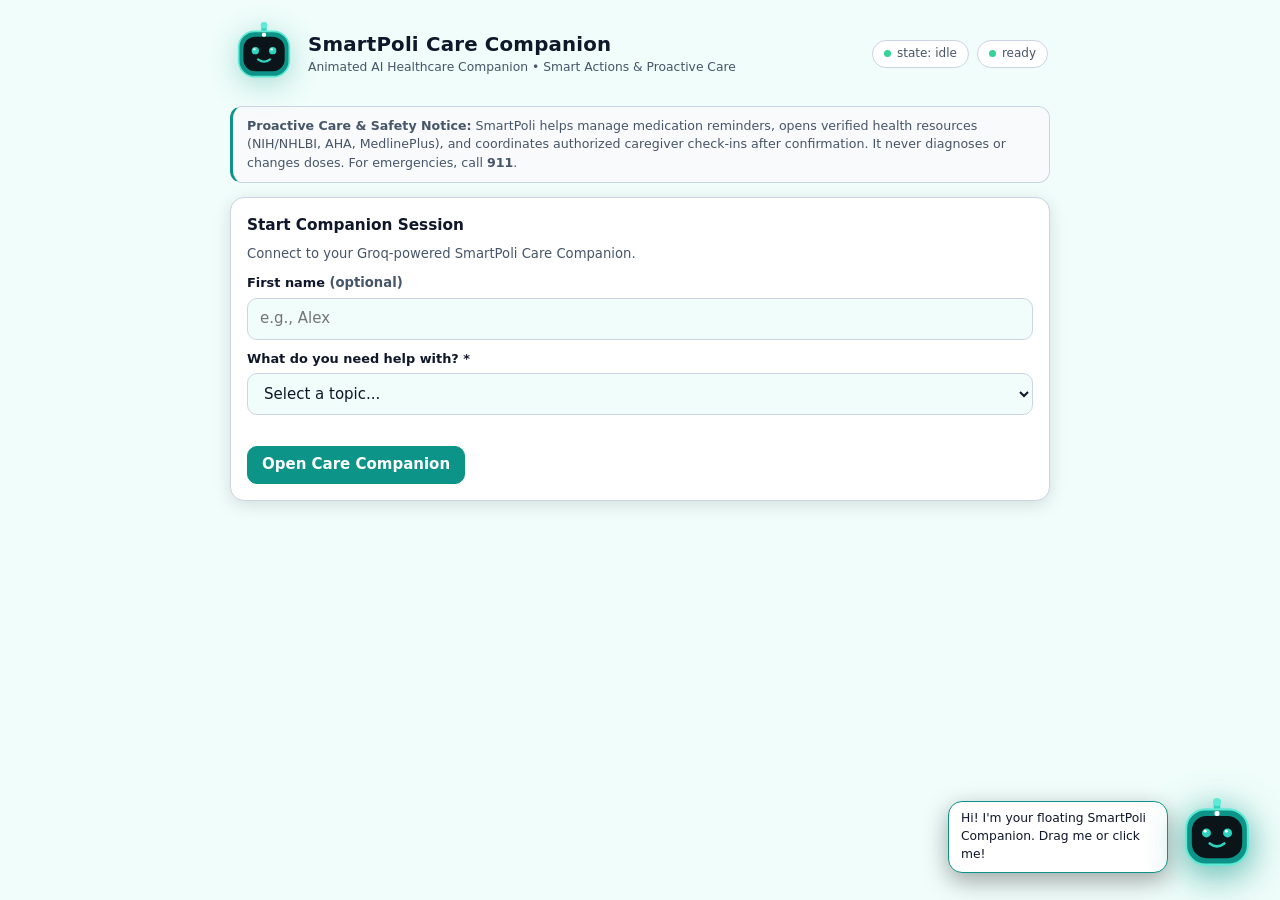
<file: r2/care_page.html>
<!doctype html>
<html lang="en">
<head>
  <meta charset="utf-8">
  <meta name="viewport" content="width=device-width, initial-scale=1, viewport-fit=cover">
  <meta name="theme-color" content="#0b1519">
  <title>SmartPoli Care Companion — AI Healthcare & Proactive Care Assistant</title>
  <style>
    :root {
      --bg: #0b1519; --card: #112128; --card-alt: #162b34; --line: #234552;
      --text: #ecfeff; --muted: #94a3b8;
      --accent: #0d9488; --accent-bright: #2dd4bf; --accent-hover: #0f766e;
      --accent-soft: rgba(45, 212, 191, 0.14);
      --danger: #f87171; --danger-soft: rgba(248, 113, 113, 0.14);
      --warn: #fbbf24; --warn-soft: rgba(251, 191, 36, 0.14);
      --ok: #34d399; --ok-soft: rgba(52, 211, 153, 0.14);
    }
    @media (prefers-color-scheme: light) {
      :root {
        --bg: #f0fdfa; --card: #ffffff; --card-alt: #f8fafc; --line: #cbd5e1;
        --text: #0f172a; --muted: #475569;
        --accent: #0d9488; --accent-bright: #0d9488; --accent-hover: #0f766e;
        --accent-soft: rgba(13, 148, 136, 0.10);
      }
    }
    * { box-sizing: border-box; }
    html, body {
      margin: 0; background: var(--bg); color: var(--text);
      font: 15px/1.45 system-ui, -apple-system, "Segoe UI", Roboto, sans-serif;
      -webkit-font-smoothing: antialiased;
    }
    body { padding: 16px max(16px, env(safe-area-inset-right)) 96px max(16px, env(safe-area-inset-left)); }
    main { max-width: 820px; margin: 0 auto; display: grid; gap: 14px; }
    header {
      display: flex; align-items: center; justify-content: space-between; gap: 12px;
      padding: 6px 2px; flex-wrap: wrap;
    }
    .brand { display: flex; align-items: center; gap: 12px; }
    h1 { margin: 0; font-size: 1.32rem; letter-spacing: .01em; }
    h2 { margin: 0 0 8px; font-size: 1.02rem; }
    .subtitle { margin: 0; font-size: .82rem; color: var(--muted); }

    /* Animated Mascot Character */
    .mascot-wrap {
      position: relative; width: 64px; height: 64px; flex: none; cursor: pointer;
      transition: transform .25s ease;
    }
    .mascot-wrap:hover { transform: scale(1.06); }
    .mascot-svg { width: 100%; height: 100%; overflow: visible; filter: drop-shadow(0 6px 14px rgba(13,148,136,0.32)); }
    .mascot-wrap[data-state="idle"] .mascot-body { animation: floatIdle 3.2s ease-in-out infinite; }
    .mascot-wrap[data-state="listening"] .mascot-body { animation: pulseListen 1.1s ease-in-out infinite; }
    .mascot-wrap[data-state="thinking"] .mascot-body { animation: tiltThink 1.4s ease-in-out infinite; }
    .mascot-wrap[data-state="speaking"] .mascot-mouth { animation: talkMouth 0.32s ease-in-out infinite alternate; transform-origin: center; }
    .mascot-wrap[data-state="reminder"] .mascot-body { animation: chimeBounce 0.9s ease-in-out infinite; }
    .mascot-wrap[data-state="happy"] .mascot-eye { stroke: #34d399; fill: #34d399; }
    .mascot-wrap[data-state="concerned"] .mascot-eye { fill: #fbbf24; }
    .mascot-wrap[data-state="helpful"] .mascot-eye { fill: #38bdf8; }
    .mascot-wrap[data-state="error"] .mascot-eye { fill: #f87171; }
    @keyframes floatIdle { 0%, 100% { transform: translateY(0); } 50% { transform: translateY(-4px); } }
    @keyframes pulseListen { 0%, 100% { transform: scale(1); } 50% { transform: scale(1.07); } }
    @keyframes tiltThink { 0%, 100% { transform: rotate(-3deg); } 50% { transform: rotate(3deg); } }
    @keyframes talkMouth { from { transform: scaleY(0.6); } to { transform: scaleY(1.65); } }
    @keyframes chimeBounce { 0%, 100% { transform: translateY(0) rotate(0); } 25% { transform: translateY(-4px) rotate(-4deg); } 75% { transform: translateY(-4px) rotate(4deg); } }

    .chip {
      padding: 4px 11px; border-radius: 99px; background: var(--card);
      border: 1px solid var(--line); color: var(--muted); font-size: .8rem;
      display: inline-flex; align-items: center; gap: 6px; white-space: nowrap;
    }
    .chip::before { content: ""; width: 7px; height: 7px; border-radius: 50%; background: var(--ok); }
    .chip.busy { color: var(--accent-bright); border-color: var(--accent); }
    .chip.busy::before { background: var(--accent-bright); animation: pulse 1s infinite ease-in-out; }
    .chip.emergency { color: var(--danger); border-color: var(--danger); background: var(--danger-soft); }
    .chip.emergency::before { background: var(--danger); }
    @keyframes pulse { 0%, 100% { opacity: 1; } 50% { opacity: .35; } }
    @keyframes fadeSlide { from { opacity: 0; transform: translateY(6px); } to { opacity: 1; transform: translateY(0); } }

    .card {
      background: var(--card); border: 1px solid var(--line);
      border-radius: 14px; padding: 16px;
      box-shadow: 0 4px 18px rgba(0, 0, 0, 0.12);
    }
    .banner {
      font-size: .84rem; color: var(--muted); background: var(--card-alt);
      border: 1px solid var(--line); border-left: 3px solid var(--accent);
      border-radius: 12px; padding: 10px 14px;
    }
    .action-card {
      background: var(--card-alt); border: 1px solid var(--accent);
      border-radius: 12px; padding: 12px 14px; margin-bottom: 10px;
      animation: fadeSlide .2s ease-out;
    }
    .action-card.warn { border-color: var(--warn); background: var(--warn-soft); }
    .action-card h3 { margin: 0 0 4px; font-size: .95rem; }
    .action-card ul { margin: 6px 0 8px 18px; padding: 0; font-size: .86rem; }
    .muted { color: var(--muted); margin: 4px 0; font-size: .88rem; }
    .error { color: var(--danger); font-size: .88rem; min-height: 1.25em; margin: 6px 0 0; }
    label { display: block; font-size: .86rem; font-weight: 600; margin: 10px 0 5px; }
    input, select, textarea {
      width: 100%; min-height: 42px; padding: 9px 12px; border-radius: 10px;
      border: 1px solid var(--line); background: var(--bg); color: var(--text); font: inherit;
    }
    button {
      min-height: 38px; padding: 0 14px; border-radius: 10px;
      border: 1px solid var(--line); background: var(--card); color: var(--text);
      font: inherit; font-weight: 500; cursor: pointer;
    }
    button:hover:not(:disabled) { border-color: var(--accent-bright); }
    button.primary { background: var(--accent); border-color: var(--accent); color: #fff; font-weight: 600; }
    button.pill {
      min-height: 34px; padding: 0 12px; border-radius: 99px; font-size: .83rem;
      background: var(--accent-soft); border-color: rgba(45, 212, 191, 0.35);
    }
    button.tab-active { background: var(--accent); color: #fff; border-color: var(--accent); font-weight: 600; }
    .row { display: flex; gap: 8px; margin-top: 8px; flex-wrap: wrap; align-items: center; }
    .row.between { justify-content: space-between; margin-top: 0; }
    #log {
      height: 360px; overflow-y: auto; display: flex; flex-direction: column; gap: 10px;
      padding: 6px 2px 10px; scroll-behavior: smooth;
    }
    .msg {
      max-width: 85%; padding: 10px 14px; border-radius: 14px; font-size: .93rem;
      line-height: 1.45; word-break: break-word; animation: fadeSlide .18s ease-out;
    }
    .msg.bot { align-self: flex-start; background: var(--card-alt); border: 1px solid var(--line); border-bottom-left-radius: 4px; }
    .msg.user { align-self: flex-end; background: var(--accent); color: #fff; border-bottom-right-radius: 4px; }
    .msg.emergency { align-self: stretch; max-width: 100%; background: var(--danger-soft); border: 1px solid var(--danger); font-weight: 500; }
    .msg.ticket { border-left: 3px solid var(--accent-bright); }
    .quick-bar { display: flex; gap: 6px; flex-wrap: wrap; padding: 8px 0 4px; border-top: 1px solid var(--line); margin-top: 4px; }
    .composer { display: flex; gap: 8px; margin-top: 8px; }
    .composer input { flex: 1; }
    .med-item {
      display: flex; justify-content: space-between; align-items: center; gap: 8px;
      padding: 10px 12px; border-radius: 10px; background: var(--card-alt); border: 1px solid var(--line); margin-bottom: 8px;
    }
    .phone-dialer {
      background: var(--card-alt); border: 1px solid var(--accent); border-radius: 14px;
      padding: 14px; margin-bottom: 12px;
    }
    .phone-header {
      display: flex; justify-content: space-between; align-items: center; gap: 10px; flex-wrap: wrap;
    }
    .phone-number { font-size: 1.05rem; font-weight: 700; color: var(--accent-bright); letter-spacing: .02em; }
    .voice-wave {
      display: inline-flex; align-items: center; gap: 3px; height: 18px; margin-left: 6px; vertical-align: middle;
    }
    .voice-wave span {
      width: 3px; height: 6px; border-radius: 2px; background: var(--accent-bright);
      transition: height .15s ease;
    }
    .voice-wave.active span { animation: waveBar .55s ease-in-out infinite alternate; }
    .voice-wave.active span:nth-child(2) { animation-delay: .12s; }
    .voice-wave.active span:nth-child(3) { animation-delay: .24s; }
    .voice-wave.active span:nth-child(4) { animation-delay: .36s; }
    @keyframes waveBar { from { height: 5px; opacity: .5; } to { height: 17px; opacity: 1; } }
    button.danger { background: var(--danger); border-color: var(--danger); color: #fff; font-weight: 600; }
    #phoneLog {
      height: 260px; overflow-y: auto; display: flex; flex-direction: column; gap: 8px;
      padding: 8px 2px; border-top: 1px solid var(--line); margin-top: 10px;
    }
    .twiml-box {
      margin-top: 8px; padding: 8px 10px; border-radius: 8px; background: var(--bg);
      border: 1px solid var(--line); font: 12px/1.4 ui-monospace, SFMono-Regular, Consolas, monospace;
      color: var(--muted); white-space: pre-wrap; word-break: break-all; max-height: 90px; overflow-y: auto;
    }
    .floating-dock {
      position: fixed; right: 24px; bottom: 24px; z-index: 9999;
      display: flex; align-items: center; gap: 10px; user-select: none;
    }
    .floating-bubble {
      background: var(--card); border: 1px solid var(--accent); color: var(--text);
      padding: 8px 12px; border-radius: 14px; font-size: .82rem; max-width: 220px;
      box-shadow: 0 8px 24px rgba(0,0,0,0.35);
    }
    .floating-mascot {
      width: 78px; height: 78px; cursor: grab;
      filter: drop-shadow(0 8px 20px rgba(13,148,136,0.45));
    }
    .floating-mascot:active { cursor: grabbing; }
    [hidden] { display: none !important; }
  </style>
</head>
<body>
  <main>
    <header>
      <div class="brand">
        <div id="companionAvatar" class="mascot-wrap" data-state="idle" title="SmartPoli Care Companion">
          <svg class="mascot-svg" viewBox="0 0 96 96" aria-hidden="true">
            <g class="mascot-body">
              <rect x="44" y="4" width="8" height="12" rx="4" fill="#2dd4bf"/>
              <circle cx="48" cy="5" r="5" fill="#5eead4"/>
              <rect x="10" y="14" width="76" height="68" rx="24" fill="#0d9488" stroke="#5eead4" stroke-width="2.5"/>
              <rect x="17" y="22" width="62" height="52" rx="18" fill="#0b1519"/>
              <path d="M46 16h4v6h-4zM45 17h6v4h-6z" fill="#ffffff"/>
              <circle class="mascot-eye" cx="35" cy="43" r="5.5" fill="#2dd4bf"/>
              <circle class="mascot-eye" cx="61" cy="43" r="5.5" fill="#2dd4bf"/>
              <circle cx="33.5" cy="41" r="1.8" fill="#ffffff"/>
              <circle cx="59.5" cy="41" r="1.8" fill="#ffffff"/>
              <path class="mascot-mouth" d="M39 56 Q48 63 57 56" fill="none" stroke="#2dd4bf" stroke-width="3.2" stroke-linecap="round"/>
            </g>
          </svg>
        </div>
        <div>
          <h1>SmartPoli Care Companion</h1>
          <p class="subtitle">Animated AI Healthcare Companion • Smart Actions &amp; Proactive Care</p>
        </div>
      </div>
      <div class="row" style="margin-top:0;">
        <span id="stateBadge" class="chip" title="Companion Animation State">state: idle</span>
        <span id="statusChip" class="chip" aria-live="polite">ready</span>
      </div>
    </header>

    <div class="banner" role="note">
      <strong>Proactive Care &amp; Safety Notice:</strong> SmartPoli helps manage medication reminders, opens verified health resources (NIH/NHLBI, AHA, MedlinePlus), and coordinates authorized caregiver check-ins after confirmation. It never diagnoses or changes doses. For emergencies, call <strong>911</strong>.
    </div>

    <!-- Step 1: Pre-Chat Workflow Card -->
    <section id="preChatCard" class="card" aria-labelledby="preChatHeading">
      <h2 id="preChatHeading">Start Companion Session</h2>
      <p class="muted">Connect to your Groq-powered SmartPoli Care Companion.</p>
      <form id="preForm" novalidate>
        <label for="firstName">First name <span class="muted">(optional)</span></label>
        <input id="firstName" name="first_name" maxlength="40" autocomplete="given-name" placeholder="e.g., Alex">

        <label for="category">What do you need help with? <span aria-hidden="true">*</span></label>
        <select id="category" name="category" required>
          <option value="">Select a topic...</option>
          <option value="reminder_issue">Missing or late medication reminders</option>
          <option value="missed_dose_logging">Logging a missed dose or schedule help</option>
          <option value="account_help">Device guides, sleep hygiene, or caregiver support</option>
          <option value="other">Other question</option>
        </select>

        <p id="preErr" class="error" role="alert"></p>
        <div class="row">
          <button id="startBtn" type="submit" class="primary">Open Care Companion</button>
        </div>
      </form>
    </section>

    <!-- Step 2: Active Companion Workspace -->
    <section id="chatCard" class="card" aria-label="Companion workspace" hidden>
      <div class="row between" style="margin-bottom:10px;">
        <div class="row" style="margin-top:0;">
          <button type="button" class="pill tab-btn tab-active" data-screen="chat">Chat</button>
          <button type="button" class="pill tab-btn" data-screen="phone" id="phoneTabBtn">📞 Phone Call</button>
          <button type="button" class="pill tab-btn" data-screen="schedule">Meds Schedule</button>
          <button type="button" class="pill tab-btn" data-screen="troubleshooting">Help &amp; Settings</button>
          <button type="button" class="pill tab-btn" data-screen="caregiver">Caregiver</button>
          <button type="button" class="pill tab-btn" data-screen="activity">Activity</button>
        </div>
        <div class="row" style="margin-top:0;">
          <button id="ttsToggleBtn" type="button" class="pill" title="Toggle spoken responses">🔊 Voice On</button>
          <button id="resetBtn" type="button" class="pill">New session</button>
        </div>
      </div>

      <span id="contextTag" class="muted" style="display:block;margin-bottom:8px;"></span>
      <p id="aiBanner" class="banner" hidden></p>

      <!-- Dynamic Smart Action / Confirmation / Due Reminder Cards -->
      <div id="actionCardsArea"></div>

      <!-- Screen: Chat -->
      <div id="screen-chat" class="companion-screen">
        <div id="log" role="log" aria-live="polite"></div>
        <div id="quickBar" class="quick-bar" aria-label="Suggested responses"></div>
      </div>

      <!-- Screen: Phone Call Voice Agent -->
      <div id="screen-phone" class="companion-screen" hidden>
        <div class="phone-dialer">
          <div class="phone-header">
            <div>
              <div class="phone-number">
                📞 SmartPoli AI Support Line (1-800-555-POLI)
                <span id="phoneWave" class="voice-wave" aria-hidden="true"><span></span><span></span><span></span><span></span></span>
              </div>
              <p class="muted" style="margin:2px 0 0;">Inbound Voice Agent • Reuses SmartPoli Knowledge, Ticket Actions &amp; Safety Guardrails</p>
            </div>
            <div class="row" style="margin-top:0;">
              <span id="phoneStatusBadge" class="chip">on hook</span>
              <span id="phoneTimerBadge" class="chip">00:00</span>
              <span id="phoneLatencyBadge" class="chip" title="Last turn latency">latency: --</span>
              <button id="dialCallBtn" type="button" class="primary">📞 Dial Support Line</button>
              <button id="hangupCallBtn" type="button" class="danger" hidden>📴 End Call</button>
            </div>
          </div>

          <div id="phoneLog" role="log" aria-live="polite">
            <p class="muted">Click <strong>📞 Dial Support Line</strong> to start a live voice call with the SmartPoli AI Voice Agent.</p>
          </div>

          <div id="phoneQuickBar" class="quick-bar" aria-label="Sample caller voice prompts"></div>

          <form id="phoneForm" class="composer" novalidate>
            <button id="phoneMicBtn" type="button" title="Speak into phone (barge-in enabled)" disabled>🎤</button>
            <input id="phoneInput" placeholder="Speak or type what you say on the call (e.g. 'My reminders are missing')..." maxlength="500" autocomplete="off" aria-label="Caller speech" disabled>
            <button id="phoneSendBtn" type="submit" class="primary" disabled>Speak Turn</button>
          </form>

          <!-- Outbound Live Phone Call to Real Mobile Phone -->
          <div style="background:var(--card); border:1px solid var(--accent); border-radius:10px; padding:12px 14px; margin-top:12px;">
            <div style="display:flex; justify-content:space-between; align-items:center; flex-wrap:wrap; gap:8px;">
              <div>
                <strong style="color:var(--accent-bright);">📱 Call Patient's Real Phone (Twilio Live Call)</strong>
                <p class="muted" style="margin:2px 0 0; font-size:.82rem;">Places an outbound call to your phone. When answered, SmartPoli speaks and listens live.</p>
              </div>
              <div class="row" style="margin-top:0;">
                <input id="outboundPhoneInput" value="+917307360971" placeholder="+917307360971" style="max-width:180px; padding:6px 10px; font-size:.85rem; border-radius:6px; border:1px solid var(--line);" aria-label="Phone number to call">
                <button id="callMyPhoneBtn" type="button" class="primary" style="background:var(--accent); font-weight:600;">📞 Call My Phone Now</button>
              </div>
            </div>
            <p id="outboundCallStatus" class="muted" style="margin:6px 0 0; font-size:.82rem;" hidden></p>
          </div>

          <details style="margin-top:8px;">
            <summary class="muted" style="cursor:pointer;font-size:.8rem;">TwiML Webhook XML Output (<code>/voice/incoming</code> &amp; <code>/voice/turn</code>)</summary>
            <pre id="twimlPreview" class="twiml-box">No active call.</pre>
          </details>
        </div>
      </div>

      <!-- Screen: Schedule -->
      <div id="screen-schedule" class="companion-screen" hidden>
        <h2>Today's Medication Schedule</h2>
        <div id="scheduleList"></div>
      </div>

      <!-- Screen: Troubleshooting & Settings -->
      <div id="screen-troubleshooting" class="companion-screen" hidden>
        <h2>Notification &amp; Device Troubleshooting</h2>
        <p class="muted">If your medication reminders are not appearing on time, check these three settings:</p>
        <ul>
          <li><strong>Step 1 — System Notifications:</strong> Ensure notifications are allowed for SmartPoli.</li>
          <li><strong>Step 2 — Do Not Disturb / Focus Assist:</strong> Turn off Do Not Disturb or add SmartPoli as a priority exception.</li>
          <li><strong>Step 3 — Time Zone Match:</strong> Verify your device time zone matches your SmartPoli schedule.</li>
        </ul>
        <div class="row">
          <button id="openSettingsBtn" type="button" class="primary">⚙ Open System Notification Settings</button>
          <button id="openInhalerBtn" type="button" class="pill">📘 Open Official Inhaler Guide</button>
          <button id="openBpBtn" type="button" class="pill">❤️ Open AHA Blood Pressure Video</button>
        </div>
      </div>

      <!-- Screen: Caregiver -->
      <div id="screen-caregiver" class="companion-screen" hidden>
        <h2>Authorized Caregiver Support</h2>
        <div id="caregiverInfo" class="muted">Loading caregiver profile...</div>
      </div>

      <!-- Screen: Activity -->
      <div id="screen-activity" class="companion-screen" hidden>
        <h2>Recent Companion &amp; Smart Action Activity</h2>
        <div id="activityList"></div>
      </div>

      <form id="chatForm" class="composer" novalidate>
        <button id="micBtn" type="button" title="Speak to SmartPoli">🎤</button>
        <input id="msgInput" placeholder="Ask anything, e.g. 'I don't know how to use my inhaler' or 'I can't sleep'..." maxlength="500" autocomplete="off" aria-label="Message">
        <button id="sendBtn" type="submit" class="primary">Send</button>
      </form>
      <p id="chatErr" class="error" role="alert"></p>
    </section>
  </main>

  <!-- Floating Draggable Corner Mascot -->
  <div id="floatingMascotDock" class="floating-dock" aria-label="Floating SmartPoli Mascot">
    <div id="floatingBubble" class="floating-bubble">Hi! I'm your floating SmartPoli Companion. Drag me or click me!</div>
    <div id="floatingAvatar" class="mascot-wrap floating-mascot" data-state="idle" title="Drag me anywhere or click to focus chat">
      <svg class="mascot-svg" viewBox="0 0 96 96" aria-hidden="true">
        <g class="mascot-body">
          <rect x="44" y="4" width="8" height="12" rx="4" fill="#2dd4bf"/>
          <circle cx="48" cy="5" r="5" fill="#5eead4"/>
          <rect x="10" y="14" width="76" height="68" rx="24" fill="#0d9488" stroke="#5eead4" stroke-width="2.5"/>
          <rect x="17" y="22" width="62" height="52" rx="18" fill="#0b1519"/>
          <path d="M46 16h4v6h-4zM45 17h6v4h-6z" fill="#ffffff"/>
          <circle class="mascot-eye" cx="35" cy="43" r="5.5" fill="#2dd4bf"/>
          <circle class="mascot-eye" cx="61" cy="43" r="5.5" fill="#2dd4bf"/>
          <circle cx="33.5" cy="41" r="1.8" fill="#ffffff"/>
          <circle cx="59.5" cy="41" r="1.8" fill="#ffffff"/>
          <path class="mascot-mouth" d="M39 56 Q48 63 57 56" fill="none" stroke="#2dd4bf" stroke-width="3.2" stroke-linecap="round"/>
        </g>
      </svg>
    </div>
  </div>

  <script>
    let sessionId = "";
    let voiceEnabled = false;
    const avatarEl = document.getElementById("companionAvatar");
    const floatingAvatarEl = document.getElementById("floatingAvatar");
    const floatingBubbleEl = document.getElementById("floatingBubble");
    const floatingDockEl = document.getElementById("floatingMascotDock");
    const stateBadge = document.getElementById("stateBadge");
    const preCard = document.getElementById("preChatCard");
    const chatCard = document.getElementById("chatCard");
    const preForm = document.getElementById("preForm");
    const firstName = document.getElementById("firstName");
    const category = document.getElementById("category");
    const preErr = document.getElementById("preErr");
    const logEl = document.getElementById("log");
    const quickBar = document.getElementById("quickBar");
    const chatForm = document.getElementById("chatForm");
    const msgInput = document.getElementById("msgInput");
    const sendBtn = document.getElementById("sendBtn");
    const micBtn = document.getElementById("micBtn");
    const ttsToggleBtn = document.getElementById("ttsToggleBtn");
    const chatErr = document.getElementById("chatErr");
    const statusChip = document.getElementById("statusChip");
    const contextTag = document.getElementById("contextTag");
    const resetBtn = document.getElementById("resetBtn");
    const actionCardsArea = document.getElementById("actionCardsArea");

    function setAvatarState(state) {
      const s = state || "idle";
      avatarEl.setAttribute("data-state", s);
      if (floatingAvatarEl) floatingAvatarEl.setAttribute("data-state", s);
      stateBadge.textContent = "state: " + s;
    }

    // Make floating mascot dock draggable & clickable
    (function initFloatingDock() {
      if (!floatingDockEl || !floatingAvatarEl) return;
      let dragging = false, moved = false, sx = 0, sy = 0, ox = 0, oy = 0;
      floatingAvatarEl.addEventListener("mousedown", (e) => {
        dragging = true; moved = false; sx = e.clientX; sy = e.clientY;
        const rect = floatingDockEl.getBoundingClientRect();
        ox = rect.left; oy = rect.top;
        e.preventDefault();
      });
      window.addEventListener("mousemove", (e) => {
        if (!dragging) return;
        const dx = e.clientX - sx, dy = e.clientY - sy;
        if (Math.abs(dx) + Math.abs(dy) > 4) moved = true;
        if (moved) {
          floatingDockEl.style.right = "auto";
          floatingDockEl.style.bottom = "auto";
          floatingDockEl.style.left = Math.max(8, ox + dx) + "px";
          floatingDockEl.style.top = Math.max(8, oy + dy) + "px";
        }
      });
      window.addEventListener("mouseup", () => {
        if (!dragging) return;
        dragging = false;
        if (!moved) {
          if (!sessionId && preCard && !preCard.hidden) {
            if (!category.value) category.value = "other";
            preForm.requestSubmit();
          } else if (msgInput) {
            msgInput.focus();
          }
        }
      });
    })();

    function setChip(text, cls) {
      statusChip.textContent = text;
      statusChip.className = "chip" + (cls ? " " + cls : "");
    }

    function switchScreen(screen) {
      const norm = (screen === "reminders") ? "schedule" : (screen || "chat");
      document.querySelectorAll(".companion-screen").forEach(el => {
        el.hidden = (el.id !== "screen-" + norm);
      });
      document.querySelectorAll(".tab-btn").forEach(btn => {
        btn.classList.toggle("tab-active", btn.getAttribute("data-screen") === norm);
      });
      if (norm === "schedule") refreshSchedule();
      if (norm === "caregiver") refreshCaregiver();
      if (norm === "activity") refreshActivity();
      if (norm === "phone") renderPhoneQuickChips();
      if (chatForm) chatForm.hidden = (norm === "phone");
    }

    document.querySelectorAll(".tab-btn").forEach(btn => {
      btn.onclick = () => switchScreen(btn.getAttribute("data-screen"));
    });

    let voiceList = [];
    function loadVoices() {
      if (!("speechSynthesis" in window)) return;
      voiceList = window.speechSynthesis.getVoices() || [];
    }
    if ("speechSynthesis" in window) {
      loadVoices();
      window.speechSynthesis.onvoiceschanged = loadVoices;
    }

    function getWarmVoice() {
      if (!voiceList.length) loadVoices();
      if (!voiceList.length) return null;
      // Prioritize natural, neural, and warm assistant voices (Edge Natural / Chrome Neural / US English)
      const preferred = [
        /jenny.*natural/i,
        /aria.*natural/i,
        /guy.*natural/i,
        /neural/i,
        /online.*natural/i,
        /natural/i,
        /google us english/i,
        /google uk english female/i,
        /samantha/i,
        /zira/i,
        /karen/i
      ];
      for (const rx of preferred) {
        const found = voiceList.find(v => rx.test(v.name) && (v.lang.startsWith("en") || !v.lang));
        if (found) return found;
      }
      return voiceList.find(v => v.lang.startsWith("en")) || voiceList[0] || null;
    }

    function speakText(text) {
      if (!voiceEnabled || !("speechSynthesis" in window)) return;
      try {
        window.speechSynthesis.cancel();
        const u = new SpeechSynthesisUtterance(text);
        const warmVoice = getWarmVoice();
        if (warmVoice) u.voice = warmVoice;
        u.rate = 0.95; // Calmer, warm conversational pace
        u.pitch = 1.0;
        u.onstart = () => setAvatarState("speaking");
        u.onend = () => setAvatarState("idle");
        window.speechSynthesis.speak(u);
      } catch (_) {}
    }

    ttsToggleBtn.onclick = () => {
      voiceEnabled = !voiceEnabled;
      ttsToggleBtn.textContent = voiceEnabled ? "🔊 Voice On" : "🔇 Voice Muted";
    };

    function appendMessage(text, role, extraClass) {
      const div = document.createElement("div");
      div.className = "msg " + role + (extraClass ? " " + extraClass : "");
      div.textContent = text;
      logEl.appendChild(div);
      logEl.scrollTop = logEl.scrollHeight;
    }

    function renderChips(chips) {
      quickBar.innerHTML = "";
      const list = chips && chips.length ? chips : [
        "When is my next medicine?",
        "I don't know how to use my inhaler",
        "I can't sleep",
        "How do I check my blood pressure?",
        "My medicine reminder isn't working",
        "I'm not feeling well"
      ];
      list.forEach(label => {
        const b = document.createElement("button");
        b.type = "button";
        b.className = "pill";
        b.textContent = label;
        b.onclick = () => sendMessage(label);
        quickBar.appendChild(b);
      });
    }

    async function apiFetch(url, method = "GET", payload = null) {
      const opts = {
        method,
        headers: {"Content-Type": "application/json", "X-Care-Token": window.CARE_TOKEN || ""}
      };
      if (payload !== null) opts.body = JSON.stringify(payload);
      const res = await fetch(url, opts);
      const data = await res.json();
      if (!res.ok) throw new Error(data.message || "Request failed");
      return data;
    }

    async function refreshSchedule() {
      try {
        const data = await apiFetch("/meds");
        const box = document.getElementById("scheduleList");
        box.innerHTML = "";
        (data.schedule || []).forEach(m => {
          const row = document.createElement("div");
          row.className = "med-item";
          const info = document.createElement("div");
          info.innerHTML = `<strong>${m.time} — ${m.name}</strong> (${m.dose_label}) · <span class="muted">${m.status.toUpperCase()}</span>`;
          const actions = document.createElement("div");
          actions.className = "row";
          actions.style.marginTop = "0";
          if (m.status !== "taken") {
            const takeBtn = document.createElement("button");
            takeBtn.className = "pill";
            takeBtn.textContent = "✓ Taken";
            takeBtn.onclick = async () => {
              const r = await apiFetch(`/meds/${m.id}/taken`, "POST", {});
              appendMessage(r.message, "bot");
              setAvatarState("happy");
              refreshSchedule();
            };
            const snoozeBtn = document.createElement("button");
            snoozeBtn.className = "pill";
            snoozeBtn.textContent = "⏰ Snooze 10m";
            snoozeBtn.onclick = async () => {
              const r = await apiFetch(`/meds/${m.id}/snooze`, "POST", {minutes: 10});
              appendMessage(r.message, "bot");
              refreshSchedule();
            };
            actions.appendChild(takeBtn);
            actions.appendChild(snoozeBtn);
          }
          row.appendChild(info);
          row.appendChild(actions);
          box.appendChild(row);
        });
      } catch (_) {}
    }

    async function refreshCaregiver() {
      try {
        const data = await apiFetch("/caregiver");
        const cg = data.caregiver;
        const box = document.getElementById("caregiverInfo");
        if (!cg) {
          box.textContent = "No caregiver configured.";
          return;
        }
        box.innerHTML = `<p><strong>${cg.name}</strong> (${cg.relationship}) — Authorized: ${cg.authorized ? "Yes" : "No"}</p><p>${cg.consent_note}</p><p>Call Mode: <strong>${data.live_calls ? "Live Twilio" : "SIMULATED (Safe Hackathon Demo Mode)"}</strong></p>`;
      } catch (_) {}
    }

    async function refreshActivity() {
      try {
        const data = await apiFetch("/activity");
        const box = document.getElementById("activityList");
        box.innerHTML = "";
        (data.activity || []).forEach(a => {
          const p = document.createElement("p");
          p.className = "muted";
          p.textContent = `${a.time} [${a.kind}] — ${a.detail}`;
          box.appendChild(p);
        });
      } catch (_) {}
    }

    function renderEventCards(events) {
      (events || []).forEach(ev => {
        if (ev.type === "navigate") {
          switchScreen(ev.screen);
        } else if (ev.type === "resource_opened" || ev.type === "instructions") {
          const card = document.createElement("div");
          card.className = "action-card";
          const stepsHtml = (ev.steps || []).slice(0, 5).map(s => `<li>${s}</li>`).join("");
          card.innerHTML = `
            <h3>📘 Verified Resource: ${ev.title}</h3>
            <p class="muted">Source: ${ev.source}</p>
            <ul>${stepsHtml}</ul>
            <div class="row">
              <a href="${ev.url}" target="_blank" rel="noopener noreferrer" style="text-decoration:none;">
                <button type="button" class="primary">Open Verified Guide in Browser ↗</button>
              </a>
              <button type="button" class="pill dismiss-btn">Dismiss</button>
            </div>
          `;
          card.querySelector(".dismiss-btn").onclick = () => card.remove();
          actionCardsArea.prepend(card);
        } else if (ev.type === "settings_opened") {
          switchScreen("troubleshooting");
          const card = document.createElement("div");
          card.className = "action-card";
          const stepsHtml = (ev.steps || []).map(s => `<li>${s}</li>`).join("");
          card.innerHTML = `
            <h3>⚙ System Notification Settings (${ev.settings_uri})</h3>
            <ul>${stepsHtml}</ul>
            <div class="row">
              <button type="button" class="pill dismiss-btn">Dismiss</button>
            </div>
          `;
          card.querySelector(".dismiss-btn").onclick = () => card.remove();
          actionCardsArea.prepend(card);
        } else if (ev.type === "caregiver_pending") {
          const card = document.createElement("div");
          card.className = "action-card warn";
          card.innerHTML = `
            <h3>🤝 Confirm Caregiver Contact: ${ev.caregiver}</h3>
            <p class="muted">Reason: ${ev.reason} · Only a supportive check-in request is shared; no medical details.</p>
            <div class="row">
              <button type="button" class="primary confirm-cg-btn">Confirm Contact</button>
              <button type="button" class="pill cancel-cg-btn">Cancel</button>
            </div>
          `;
          card.querySelector(".confirm-cg-btn").onclick = async () => {
            const r = await apiFetch(`/caregiver/requests/${ev.request_id}/confirm`, "POST", {});
            appendMessage(`${r.caregiver}: ${r.label} (ref ${r.reference})`, "bot");
            setAvatarState("happy");
            card.remove();
          };
          card.querySelector(".cancel-cg-btn").onclick = async () => {
            await apiFetch(`/caregiver/requests/${ev.request_id}/cancel`, "POST", {});
            appendMessage("Caregiver contact request cancelled.", "bot");
            setAvatarState("idle");
            card.remove();
          };
          actionCardsArea.prepend(card);
        } else if (ev.type === "reminder_pending") {
          const card = document.createElement("div");
          card.className = "action-card warn";
          card.innerHTML = `
            <h3>⏰ Confirm New Reminder: ${ev.medication} at ${ev.time} (${ev.dose_label})</h3>
            <div class="row">
              <button type="button" class="primary confirm-rem-btn">Confirm Reminder</button>
              <button type="button" class="pill cancel-rem-btn">Cancel</button>
            </div>
          `;
          card.querySelector(".confirm-rem-btn").onclick = async () => {
            const r = await apiFetch(`/meds/proposals/${ev.proposal_id}/confirm`, "POST", {});
            appendMessage(r.message, "bot");
            setAvatarState("happy");
            card.remove();
          };
          card.querySelector(".cancel-rem-btn").onclick = async () => {
            await apiFetch(`/meds/proposals/${ev.proposal_id}/cancel`, "POST", {});
            appendMessage("Cancelled new medication reminder proposal.", "bot");
            setAvatarState("idle");
            card.remove();
          };
          actionCardsArea.prepend(card);
        }
      });
    }

    document.getElementById("openSettingsBtn").onclick = async () => {
      const r = await apiFetch("/smart-actions/open-settings", "POST", {});
      renderEventCards([{type: "settings_opened", settings_uri: r.settings_uri, steps: r.steps}]);
      setAvatarState("helpful");
    };
    document.getElementById("openInhalerBtn").onclick = async () => {
      const r = await apiFetch("/smart-actions/open-resource", "POST", {topic: "inhaler_mdi", open_in_browser: true});
      const res = r.resource;
      renderEventCards([{type: "resource_opened", title: res.title, source: res.source, url: res.url, steps: res.steps}]);
      setAvatarState("helpful");
    };
    document.getElementById("openBpBtn").onclick = async () => {
      const r = await apiFetch("/smart-actions/open-resource", "POST", {topic: "blood_pressure", open_in_browser: true});
      const res = r.resource;
      renderEventCards([{type: "resource_opened", title: res.title, source: res.source, url: res.url, steps: res.steps}]);
      setAvatarState("helpful");
    };

    preForm.onsubmit = async (e) => {
      e.preventDefault();
      preErr.textContent = "";
      if (!category.value) {
        preErr.textContent = "Please choose what you need help with before starting.";
        category.focus();
        return;
      }
      setChip("connecting", "busy");
      setAvatarState("thinking");
      try {
        const r = await apiFetch("/chat/start", "POST", {
          first_name: firstName.value.trim(),
          category: category.value,
          channel: "app"
        });
        sessionId = r.session;
        preCard.hidden = true;
        chatCard.hidden = false;
        logEl.innerHTML = "";
        actionCardsArea.innerHTML = "";
        contextTag.textContent = "Topic: " + category.options[category.selectedIndex].text + (r.ai_connected ? " · Groq AI (" + r.model + ")" : " · Offline mode");
        const aiBanner = document.getElementById("aiBanner");
        if (!r.ai_connected) {
          aiBanner.hidden = false;
          aiBanner.innerHTML = "<strong>Groq AI key not set:</strong> Add <code>GROQ_API_KEY=gsk_...</code> in <code>.env</code> and restart <code>r2 care</code> to enable live Groq LLM responses.";
        } else {
          aiBanner.hidden = true;
        }
        appendMessage(r.reply, "bot");
        renderChips(r.chips);
        setChip("ready", "");
        setAvatarState("idle");
        msgInput.focus();
      } catch (err) {
        preErr.textContent = err.message;
        setChip("ready", "");
        setAvatarState("error");
      }
    };

    async function sendMessage(text) {
      const t = (text || "").trim();
      if (!t || !sessionId) return;
      chatErr.textContent = "";
      msgInput.value = "";
      switchScreen("chat");
      appendMessage(t, "user");
      sendBtn.disabled = true;
      setChip("thinking", "busy");
      setAvatarState("thinking");
      try {
        const r = await apiFetch("/chat", "POST", {session: sessionId, message: t});
        const extra = r.emergency ? "emergency" : (r.reference ? "ticket" : "");
        appendMessage(r.reply, "bot", extra);
        renderEventCards(r.events);
        renderChips(r.chips);
        setChip(r.emergency ? "emergency stop" : "ready", r.emergency ? "emergency" : "");
        setAvatarState(r.emergency ? "error" : (r.avatar_state || r.mood || "idle"));
        speakText(r.reply);
      } catch (err) {
        chatErr.textContent = err.message;
        setChip("ready", "");
        setAvatarState("error");
      } finally {
        sendBtn.disabled = false;
        msgInput.focus();
      }
    }

    chatForm.onsubmit = (e) => {
      e.preventDefault();
      sendMessage(msgInput.value);
    };

    micBtn.onclick = () => {
      const SpeechRec = window.SpeechRecognition || window.webkitSpeechRecognition;
      if (!SpeechRec) {
        chatErr.textContent = "Browser speech recognition is not supported in this window.";
        return;
      }
      const rec = new SpeechRec();
      rec.lang = "en-US";
      setAvatarState("listening");
      setChip("listening", "busy");
      rec.onresult = (ev) => {
        const transcript = ev.results[0][0].transcript;
        sendMessage(transcript);
      };
      rec.onerror = () => {
        setAvatarState("idle");
        setChip("ready", "");
      };
      rec.start();
    };

    // ------------------------------------------------------------------ Phone Call Voice Agent
    let activeCallSid = "";
    let callTimerId = null;
    let callStartTs = 0;
    const dialCallBtn = document.getElementById("dialCallBtn");
    const hangupCallBtn = document.getElementById("hangupCallBtn");
    const phoneStatusBadge = document.getElementById("phoneStatusBadge");
    const phoneTimerBadge = document.getElementById("phoneTimerBadge");
    const phoneLatencyBadge = document.getElementById("phoneLatencyBadge");
    const phoneWave = document.getElementById("phoneWave");
    const phoneLog = document.getElementById("phoneLog");
    const phoneQuickBar = document.getElementById("phoneQuickBar");
    const phoneForm = document.getElementById("phoneForm");
    const phoneInput = document.getElementById("phoneInput");
    const phoneSendBtn = document.getElementById("phoneSendBtn");
    const phoneMicBtn = document.getElementById("phoneMicBtn");
    const twimlPreview = document.getElementById("twimlPreview");

    function updateCallTimer() {
      if (!activeCallSid) return;
      const sec = Math.max(0, Math.floor((Date.now() - callStartTs) / 1000));
      const mm = String(Math.floor(sec / 60)).padStart(2, "0");
      const ss = String(sec % 60).padStart(2, "0");
      phoneTimerBadge.textContent = `${mm}:${ss}`;
    }

    function setPhoneControls(inCall) {
      dialCallBtn.hidden = inCall;
      hangupCallBtn.hidden = !inCall;
      phoneInput.disabled = !inCall;
      phoneSendBtn.disabled = !inCall;
      phoneMicBtn.disabled = !inCall;
    }

    function appendPhoneTurn(text, role, extraClass) {
      const div = document.createElement("div");
      div.className = "msg " + role + (extraClass ? " " + extraClass : "");
      div.textContent = (role === "bot" ? "🔊 AI Agent: " : "🗣 Caller: ") + text;
      phoneLog.appendChild(div);
      phoneLog.scrollTop = phoneLog.scrollHeight;
    }

    function speakPhoneReply(text) {
      if (!("speechSynthesis" in window)) return;
      try {
        window.speechSynthesis.cancel();
        const u = new SpeechSynthesisUtterance(text);
        const warmVoice = getWarmVoice();
        if (warmVoice) u.voice = warmVoice;
        u.rate = 0.95; // Warm, natural conversational pacing
        u.pitch = 1.0;
        u.onstart = () => {
          setAvatarState("speaking");
          phoneWave.classList.add("active");
        };
        u.onend = () => {
          setAvatarState("idle");
          phoneWave.classList.remove("active");
        };
        window.speechSynthesis.speak(u);
      } catch (_) {}
    }

    function interruptPhoneSpeech() {
      if ("speechSynthesis" in window) {
        try { window.speechSynthesis.cancel(); } catch (_) {}
      }
      phoneWave.classList.remove("active");
    }

    function renderPhoneQuickChips() {
      if (!phoneQuickBar) return;
      phoneQuickBar.innerHTML = "";
      const prompts = [
        "My reminders are missing",
        "What about Android?",
        "No, notifications are already enabled",
        "Yes, please create a support ticket",
        "Repeat that please",
        "I want to talk to a human",
        "I think I took too many pills"
      ];
      prompts.forEach(p => {
        const b = document.createElement("button");
        b.type = "button";
        b.className = "pill";
        b.textContent = p;
        b.onclick = () => {
          if (!activeCallSid) {
            startPhoneCall().then(() => sendPhoneTurn(p));
          } else {
            sendPhoneTurn(p);
          }
        };
        phoneQuickBar.appendChild(b);
      });
    }

    async function startPhoneCall() {
      interruptPhoneSpeech();
      phoneLog.innerHTML = "";
      phoneStatusBadge.textContent = "dialing...";
      phoneStatusBadge.className = "chip busy";
      setAvatarState("listening");
      try {
        const r = await apiFetch("/voice/call/start", "POST", {caller_name: firstName.value.trim() || "Alex"});
        activeCallSid = r.call_sid;
        callStartTs = Date.now();
        if (callTimerId) clearInterval(callTimerId);
        callTimerId = setInterval(updateCallTimer, 1000);
        updateCallTimer();
        setPhoneControls(true);
        phoneStatusBadge.textContent = "in call";
        phoneStatusBadge.className = "chip busy";
        phoneLatencyBadge.textContent = "latency: <1 ms";
        twimlPreview.textContent = r.twiml || "";
        appendPhoneTurn(r.reply, "bot");
        speakPhoneReply(r.reply);
        phoneInput.focus();
      } catch (err) {
        phoneStatusBadge.textContent = "call failed";
        phoneStatusBadge.className = "chip emergency";
        chatErr.textContent = err.message;
      }
    }

    async function sendPhoneTurn(speechText) {
      if (!activeCallSid) return;
      const s = (speechText !== undefined ? speechText : phoneInput.value).trim();
      interruptPhoneSpeech(); // Barge-in: immediately stop AI speech when caller speaks
      phoneInput.value = "";
      if (s) appendPhoneTurn(s, "user");
      phoneSendBtn.disabled = true;
      phoneStatusBadge.textContent = "processing...";
      setAvatarState("thinking");
      try {
        const r = await apiFetch("/voice/call/turn", "POST", {call_sid: activeCallSid, speech: s});
        const extra = r.emergency ? "emergency" : (r.reference ? "ticket" : "");
        appendPhoneTurn(r.reply, "bot", extra);
        if (r.latency_ms !== undefined) {
          phoneLatencyBadge.textContent = `latency: ${Math.round(r.latency_ms)} ms`;
        }
        twimlPreview.textContent = r.twiml || "";
        setAvatarState(r.avatar_state || "speaking");
        speakPhoneReply(r.reply);
        if (r.ended || r.emergency) {
          activeCallSid = "";
          if (callTimerId) { clearInterval(callTimerId); callTimerId = null; }
          setPhoneControls(false);
          phoneStatusBadge.textContent = r.emergency ? "emergency hangup" : "call ended";
          phoneStatusBadge.className = r.emergency ? "chip emergency" : "chip";
        } else {
          phoneStatusBadge.textContent = "in call";
          phoneStatusBadge.className = "chip busy";
        }
      } catch (err) {
        chatErr.textContent = err.message;
        phoneStatusBadge.textContent = "error";
        phoneStatusBadge.className = "chip emergency";
      } finally {
        if (activeCallSid) {
          phoneSendBtn.disabled = false;
          phoneInput.focus();
        }
      }
    }

    async function endPhoneCall() {
      interruptPhoneSpeech();
      if (!activeCallSid) return;
      const sid = activeCallSid;
      activeCallSid = "";
      if (callTimerId) { clearInterval(callTimerId); callTimerId = null; }
      setPhoneControls(false);
      try {
        const r = await apiFetch("/voice/call/end", "POST", {call_sid: sid});
        appendPhoneTurn(r.reply, "bot");
        twimlPreview.textContent = r.twiml || "";
      } catch (_) {}
      phoneStatusBadge.textContent = "call ended";
      phoneStatusBadge.className = "chip";
      setAvatarState("idle");
    }

    if (dialCallBtn) dialCallBtn.onclick = () => startPhoneCall();
    if (hangupCallBtn) hangupCallBtn.onclick = () => endPhoneCall();
    if (phoneForm) {
      phoneForm.onsubmit = (e) => {
        e.preventDefault();
        sendPhoneTurn(phoneInput.value);
      };
    }
    if (phoneInput) {
      phoneInput.addEventListener("keydown", () => interruptPhoneSpeech());
    }
    if (phoneMicBtn) {
      phoneMicBtn.onclick = () => {
        interruptPhoneSpeech();
        const SpeechRec = window.SpeechRecognition || window.webkitSpeechRecognition;
        if (!SpeechRec) {
          chatErr.textContent = "Browser speech recognition is not supported in this window.";
          return;
        }
        const rec = new SpeechRec();
        rec.lang = "en-US";
        rec.interimResults = true;
        setAvatarState("listening");
        phoneWave.classList.add("active");
        phoneStatusBadge.textContent = "listening (speak now)...";
        rec.onresult = (ev) => {
          let interim = "";
          let final = "";
          for (let i = ev.resultIndex; i < ev.results.length; ++i) {
            if (ev.results[i].isFinal) final += ev.results[i][0].transcript;
            else interim += ev.results[i][0].transcript;
          }
          if (interim) phoneInput.value = interim;
          if (final) {
            phoneInput.value = final;
            phoneWave.classList.remove("active");
            sendPhoneTurn(final);
          }
        };
        rec.onerror = (ev) => {
          phoneWave.classList.remove("active");
          setAvatarState("idle");
          phoneStatusBadge.textContent = activeCallSid ? "in call" : "on hook";
          if (ev && ev.error && ev.error !== "no-speech") {
            chatErr.textContent = "Microphone notice: " + ev.error;
          }
        };
        try {
          rec.start();
        } catch (_) {}
      };
    }

    const outboundPhoneInput = document.getElementById("outboundPhoneInput");
    const callMyPhoneBtn = document.getElementById("callMyPhoneBtn");
    const outboundCallStatus = document.getElementById("outboundCallStatus");

    if (callMyPhoneBtn) {
      callMyPhoneBtn.onclick = async () => {
        const num = (outboundPhoneInput.value || "").trim();
        if (!num) {
          outboundCallStatus.hidden = false;
          outboundCallStatus.innerHTML = "<span style='color:var(--danger);'>Please enter your phone number with country code (e.g. +1... or +91...)</span>";
          outboundPhoneInput.focus();
          return;
        }
        callMyPhoneBtn.disabled = true;
        outboundCallStatus.hidden = false;
        outboundCallStatus.textContent = "Initiating outbound call via Twilio to " + num + "...";
        try {
          const r = await apiFetch("/voice/call/outbound", "POST", {to_number: num});
          if (r.ok) {
            outboundCallStatus.innerHTML = `<span style='color:var(--accent-bright);'>✅ Call queued (Status: ${r.status}, Ref: ${r.reference}). Pick up your phone!</span>`;
            appendPhoneTurn(`Outbound call placed to ${num}. Status: ${r.status}.`, "bot");
          } else {
            outboundCallStatus.innerHTML = `<span style='color:var(--danger);'>⚠️ Call notice: ${r.detail || "Check Twilio credentials"}</span>`;
          }
        } catch (err) {
          outboundCallStatus.innerHTML = `<span style='color:var(--danger);'>⚠️ Error: ${err.message}</span>`;
        } finally {
          callMyPhoneBtn.disabled = false;
        }
      };
    }

    resetBtn.onclick = () => {
      if (activeCallSid) endPhoneCall();
      sessionId = "";
      chatCard.hidden = true;
      preCard.hidden = false;
      preErr.textContent = "";
      chatErr.textContent = "";
      setChip("ready", "");
      setAvatarState("idle");
      category.focus();
    };
  </script>
</body>
</html>
</file>
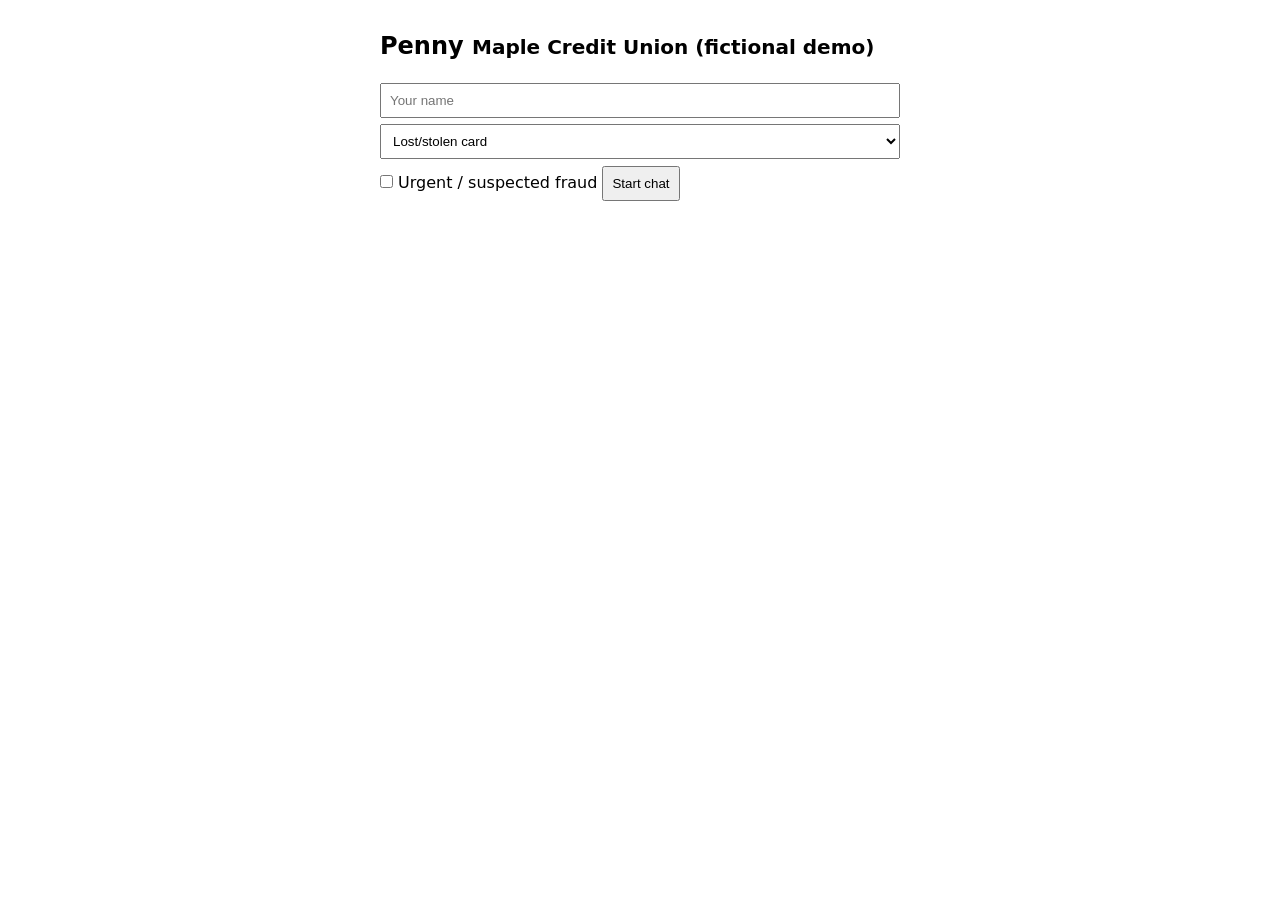
<file: r2/support_page.html>
<!doctype html>
<meta charset="utf-8"><meta name="viewport" content="width=device-width,initial-scale=1">
<title>Penny - Maple Credit Union (demo)</title>
<style>
body{font-family:system-ui;max-width:520px;margin:2rem auto;padding:0 1rem}
#log{border:1px solid #ccc;border-radius:8px;height:380px;overflow:auto;padding:.5rem}
.u{text-align:right;color:#0a58ca}.b{margin:.4rem 0}input,select,button{padding:.5rem;margin:.2rem 0}
form input,form select{width:100%;box-sizing:border-box}
</style>
<h2>Penny <small>Maple Credit Union (fictional demo)</small></h2>
<form id="pre">
 <input id="name" placeholder="Your name" required>
 <select id="topic"><option value="lost_card">Lost/stolen card</option><option value="dispute">Dispute a charge</option>
 <option value="fees">Fees question</option><option value="other">Other</option></select>
 <label><input type="checkbox" id="urgent" style="width:auto"> Urgent / suspected fraud</label>
 <button>Start chat</button>
</form>
<div id="chat" hidden><div id="log"></div>
<form id="f"><input id="m" placeholder="Type a message" autocomplete="off"></form>
<p><small>Demo only: use fictional data. Demo cards end in 4242 or 1111. Never enter a PIN or full card number.</small></p></div>
<script>
let sid="";const log=document.getElementById("log");
const add=(t,c)=>{const d=document.createElement("div");d.className="b "+c;d.textContent=t;log.append(d);log.scrollTop=1e9};
const post=(u,b)=>fetch(u,{method:"POST",headers:{"Content-Type":"application/json"},body:JSON.stringify(b)}).then(r=>r.json());
pre.onsubmit=async e=>{e.preventDefault();
 const r=await post("/chat/start",{name:name.value,topic:topic.value,urgent:urgent.checked});
 sid=r.session;pre.hidden=true;chat.hidden=false;add(r.reply,"b")};
f.onsubmit=async e=>{e.preventDefault();const t=m.value.trim();if(!t)return;m.value="";add(t,"u");
 const r=await post("/chat",{session:sid,message:t});add(r.reply,"b")};
</script>
</file>
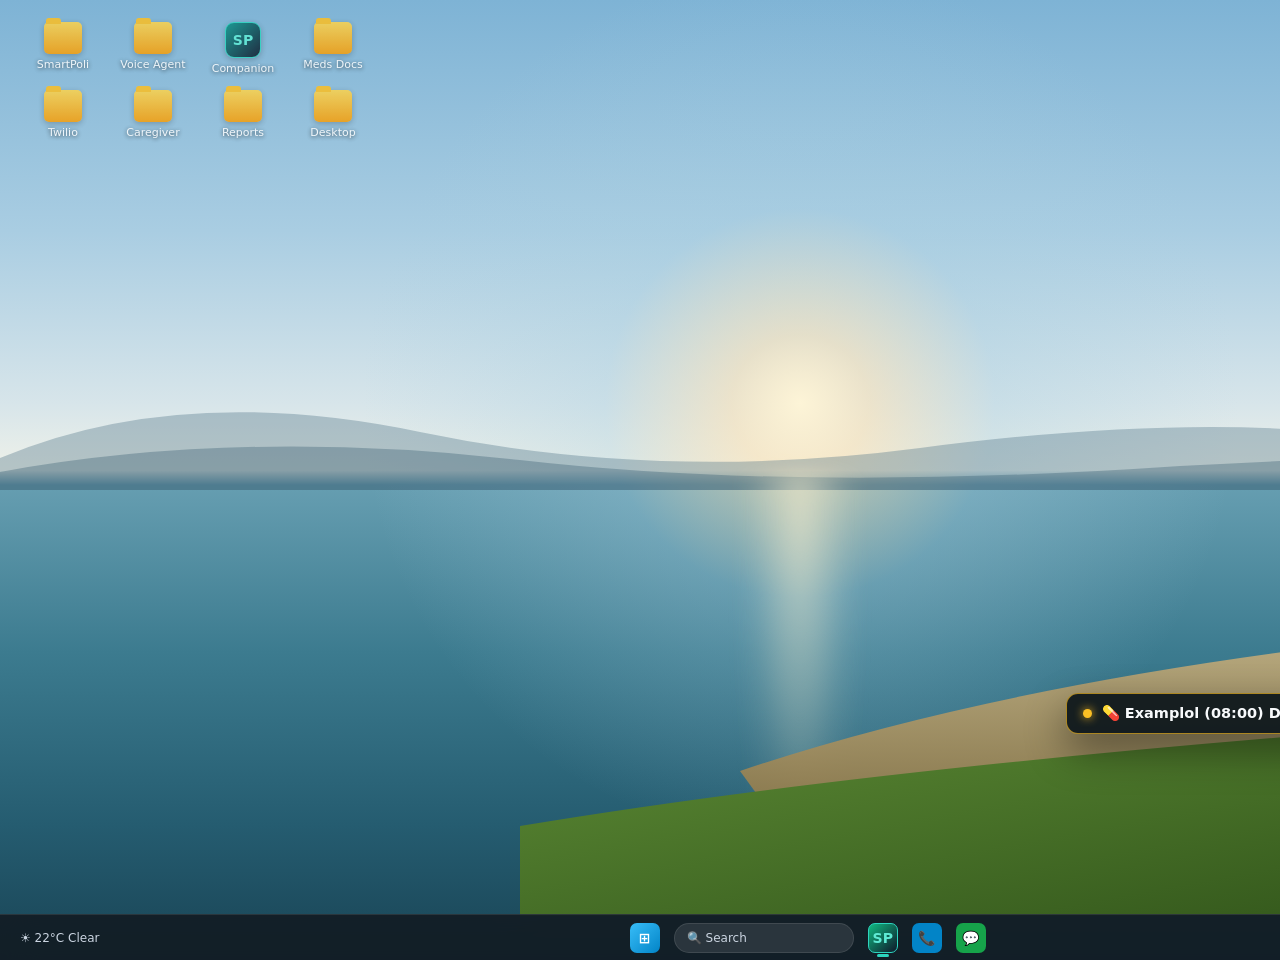
<file: demo/assets/dt/hover_companion_mock.html>
<!doctype html>
<html lang="en">
<head>
  <meta charset="utf-8" />
  <meta name="viewport" content="width=1600, height=960" />
  <title>SmartPoli Companion — Hovering Desktop Avatar</title>
  <style>
    :root {
      --bg: #0d171c;
      --panel: #122128;
      --card: #172b34;
      --card-alt: #1b333e;
      --border: #22424f;
      --text: #f0fdfa;
      --muted: #94a3b8;
      --accent: #0d9488;
      --accent-bright: #14b8a6;
      --warn-bg: #3b2106;
      --warn-fg: #fde68a;
      --danger-bg: #581c1c;
      --ok-bg: #065f46;
      --ok-fg: #a7f3d0;
    }

    * {
      box-sizing: border-box;
      margin: 0;
      padding: 0;
    }

    html, body {
      width: 1600px;
      height: 960px;
      overflow: hidden;
      font-family: "Segoe UI Variable", "Segoe UI", system-ui, -apple-system, sans-serif;
      color: var(--text);
      -webkit-font-smoothing: antialiased;
    }

    /* Windows 11 Coastal Desktop Wallpaper */
    .desktop {
      position: relative;
      width: 1600px;
      height: 960px;
      overflow: hidden;
      background:
        radial-gradient(circle at 50% 42%, rgba(255, 245, 214, 0.95) 0%, rgba(254, 226, 178, 0.55) 7%, rgba(169, 207, 224, 0.30) 20%, transparent 45%),
        linear-gradient(180deg,
          #7eb3d5 0%,
          #a9cde2 24%,
          #d7e5ea 42%,
          #eef1e9 49%,
          #669eb1 50.5%,
          #3c7b8f 68%,
          #255c70 86%,
          #194455 100%
        );
    }

    /* Coastal Hills & Grass Bank matching the user's Windows wallpaper */
    .horizon-hills {
      position: absolute;
      left: 0;
      right: 0;
      top: 340px;
      height: 150px;
      pointer-events: none;
    }

    .grass-bank {
      position: absolute;
      right: -40px;
      bottom: 44px;
      width: 1120px;
      height: 410px;
      pointer-events: none;
    }

    /* Sun reflection path on lake */
    .sun-shimmer {
      position: absolute;
      left: 50%;
      top: 472px;
      transform: translateX(-50%);
      width: 120px;
      height: 420px;
      background: radial-gradient(ellipse at 50% 10%, rgba(255, 244, 210, 0.52), rgba(255, 244, 210, 0.08) 55%, transparent 80%);
      filter: blur(8px);
      pointer-events: none;
    }

    /* Subtle Left-Side Windows Desktop Icons (kept low contrast so foreground UI pops) */
    .desktop-icons {
      position: absolute;
      left: 24px;
      top: 22px;
      display: grid;
      grid-template-columns: repeat(4, 78px);
      gap: 14px 12px;
      opacity: 0.86;
      pointer-events: none;
    }

    .d-icon {
      display: flex;
      flex-direction: column;
      align-items: center;
      gap: 5px;
      text-align: center;
    }

    .d-glyph {
      width: 38px;
      height: 32px;
      border-radius: 5px;
      background: linear-gradient(180deg, #fcd34d 0%, #f59e0b 100%);
      box-shadow: 0 2px 6px rgba(0, 0, 0, 0.25);
      position: relative;
    }

    .d-glyph::before {
      content: "";
      position: absolute;
      top: -4px;
      left: 2px;
      width: 15px;
      height: 6px;
      border-radius: 3px 3px 0 0;
      background: #fbbf24;
    }

    .d-glyph.app {
      width: 36px;
      height: 36px;
      border-radius: 9px;
      background: linear-gradient(135deg, #0d9488, #0f172a);
      border: 1.5px solid #2dd4bf;
      display: flex;
      align-items: center;
      justify-content: center;
      color: #5eead4;
      font-weight: 800;
      font-size: 14px;
    }

    .d-glyph.app::before { display: none; }

    .d-lbl {
      font-size: 11px;
      color: #ffffff;
      text-shadow: 0 1px 4px rgba(0, 0, 0, 0.78);
      line-height: 1.15;
    }

    /* Floating SmartPoli Companion Popover (matches CareCompanion UI) */
    #companionWindow {
      position: absolute;
      left: 790px;
      top: 108px;
      width: 540px;
      border-radius: 16px;
      background: var(--bg);
      border: 1.5px solid var(--border);
      box-shadow: 0 28px 75px rgba(4, 10, 14, 0.62), 0 0 0 1px rgba(45, 212, 191, 0.12);
      display: flex;
      flex-direction: column;
      overflow: hidden;
      z-index: 15;
    }

    body[data-step="0"] #companionWindow {
      display: none;
    }

    .comp-head {
      padding: 16px 18px 12px;
      background: var(--bg);
      display: flex;
      align-items: flex-start;
      justify-content: space-between;
    }

    .comp-title {
      font-size: 20px;
      font-weight: 700;
      color: var(--text);
      letter-spacing: -0.015em;
    }

    .comp-sub {
      font-size: 13px;
      color: #34d399;
      margin-top: 3px;
      display: flex;
      align-items: center;
      gap: 6px;
    }

    .comp-sub-dot {
      width: 7px;
      height: 7px;
      border-radius: 50%;
      background: #10b981;
      display: inline-block;
    }

    body[data-step="3"] .comp-sub {
      color: #fca5a5;
    }

    body[data-step="3"] .comp-sub-dot {
      background: #f87171;
    }

    .head-tools {
      display: flex;
      gap: 6px;
    }

    .tool-btn {
      width: 30px;
      height: 30px;
      border-radius: 7px;
      background: var(--card);
      border: 1px solid var(--border);
      color: #cbd5e1;
      display: flex;
      align-items: center;
      justify-content: center;
      font-size: 13px;
    }

    /* Tabs Row */
    .comp-tabs {
      padding: 0 18px 10px;
      display: flex;
      gap: 7px;
    }

    .c-tab {
      padding: 7px 14px;
      border-radius: 8px;
      background: var(--card);
      color: #cbd5e1;
      font-size: 13.5px;
      font-weight: 600;
    }

    .c-tab.active {
      background: var(--accent);
      color: #ffffff;
    }

    /* Due Medication Amber Strip */
    .due-strip {
      margin: 0 18px 10px;
      padding: 8px 11px;
      border-radius: 9px;
      background: var(--warn-bg);
      border: 1px solid rgba(251, 191, 36, 0.28);
      display: flex;
      align-items: center;
      justify-content: space-between;
      gap: 8px;
    }

    .due-text {
      font-size: 13.5px;
      font-weight: 700;
      color: var(--warn-fg);
    }

    .due-actions {
      display: flex;
      gap: 6px;
    }

    .d-btn {
      padding: 4px 10px;
      border-radius: 6px;
      font-size: 12px;
      font-weight: 600;
    }

    .d-btn.missed { background: #6b2226; color: #fecaca; }
    .d-btn.snooze { background: #1e3a4c; color: #cbd5e1; }
    .d-btn.taken  { background: #065f46; color: #a7f3d0; }

    /* Conversation Feed */
    #log {
      margin: 0 18px;
      padding: 14px 14px;
      height: 360px;
      border-radius: 12px;
      background: #0a1419;
      border: 1px solid rgba(34, 66, 79, 0.72);
      display: flex;
      flex-direction: column;
      gap: 11px;
      overflow: hidden;
    }

    .c-msg {
      padding: 11px 14px;
      border-radius: 10px;
      font-size: 14.5px;
      line-height: 1.44;
    }

    .c-msg.bot {
      background: var(--card);
      border: 1px solid rgba(255, 255, 255, 0.06);
      color: #e2e8f0;
      align-self: flex-start;
      max-width: 94%;
    }

    .c-msg.user {
      background: #0d9488;
      color: #ffffff;
      align-self: flex-end;
      max-width: 90%;
      box-shadow: 0 4px 14px rgba(13, 148, 136, 0.28);
    }

    .c-msg.bot strong.prefix {
      color: #5eead4;
      margin-right: 4px;
    }

    .c-msg.user strong.prefix {
      color: #ccfbf1;
      margin-right: 4px;
    }

    .call-card {
      padding: 12px 14px;
      border-radius: 10px;
      background: linear-gradient(135deg, rgba(16, 185, 129, 0.16), rgba(19, 39, 46, 0.96));
      border: 1.5px solid rgba(45, 212, 191, 0.65);
      color: #ecfeff;
      display: flex;
      flex-direction: column;
      gap: 6px;
    }

    .call-card-head {
      display: flex;
      align-items: center;
      justify-content: space-between;
      font-size: 13.5px;
      font-weight: 700;
      color: #5eead4;
    }

    .call-card-body {
      font-size: 14px;
      line-height: 1.42;
      color: #f0fdfa;
    }

    .call-card-foot {
      font-family: ui-monospace, Consolas, monospace;
      font-size: 11.5px;
      color: #a7f3d0;
      padding-top: 5px;
      border-top: 1px solid rgba(45, 212, 191, 0.22);
    }

    /* Quick Chips */
    .comp-chips {
      padding: 12px 18px 8px;
      display: flex;
      gap: 8px;
    }

    .q-chip {
      padding: 6px 13px;
      border-radius: 8px;
      background: var(--card);
      border: 1px solid rgba(255, 255, 255, 0.08);
      color: #cbd5e1;
      font-size: 13px;
      font-weight: 500;
    }

    .q-chip.active {
      background: rgba(248, 113, 113, 0.20);
      border-color: rgba(248, 113, 113, 0.65);
      color: #fecaca;
      font-weight: 700;
    }

    /* Composer Row */
    .comp-composer {
      padding: 6px 18px 16px;
      display: flex;
      align-items: center;
      gap: 9px;
    }

    .mic-btn {
      width: 40px;
      height: 40px;
      border-radius: 9px;
      background: var(--card);
      border: 1px solid var(--border);
      display: flex;
      align-items: center;
      justify-content: center;
      font-size: 16px;
      color: #cbd5e1;
      flex: none;
    }

    .mic-btn.listening {
      background: rgba(16, 185, 129, 0.22);
      border-color: #10b981;
      color: #6ee7b7;
      box-shadow: 0 0 14px rgba(16, 185, 129, 0.35);
    }

    .msg-input {
      flex: 1;
      height: 40px;
      border-radius: 9px;
      background: var(--panel);
      border: 1px solid var(--border);
      padding: 0 13px;
      display: flex;
      align-items: center;
      font-size: 13.5px;
      color: #94a3b8;
    }

    .msg-input.filled {
      color: #f0fdfa;
    }

    .send-btn {
      height: 40px;
      padding: 0 20px;
      border-radius: 9px;
      background: var(--accent);
      color: #ffffff;
      font-size: 14px;
      font-weight: 700;
      display: flex;
      align-items: center;
      justify-content: center;
      flex: none;
    }

    /* Hovering Robot Avatar at Bottom Right (faithful replica of uploaded avatar PNG) */
    .avatar-dock {
      position: absolute;
      right: 92px;
      bottom: 88px;
      display: flex;
      flex-direction: column;
      align-items: flex-end;
      gap: 12px;
      z-index: 20;
    }

    .avatar-callout {
      padding: 11px 16px;
      border-radius: 12px;
      background: rgba(13, 23, 28, 0.94);
      border: 1.5px solid rgba(251, 191, 36, 0.65);
      box-shadow: 0 16px 40px rgba(0, 0, 0, 0.45);
      color: #f8fafc;
      font-size: 14.5px;
      font-weight: 600;
      display: flex;
      align-items: center;
      gap: 10px;
      white-space: nowrap;
    }

    .callout-dot {
      width: 9px;
      height: 9px;
      border-radius: 50%;
      background: #fbbf24;
      box-shadow: 0 0 10px #fbbf24;
    }

    #hoverAvatarBtn {
      position: relative;
      width: 126px;
      height: 126px;
      display: flex;
      align-items: center;
      justify-content: center;
      filter: drop-shadow(0 14px 24px rgba(0, 0, 0, 0.48));
    }

    .avatar-ring {
      position: absolute;
      inset: -10px;
      border-radius: 50%;
      border: 2px solid rgba(45, 212, 191, 0.45);
      background: radial-gradient(circle, rgba(45, 212, 191, 0.14), transparent 70%);
    }

    /* Windows 11 Translucent Bottom Taskbar */
    .taskbar {
      position: absolute;
      left: 0;
      right: 0;
      bottom: 0;
      height: 46px;
      background: rgba(18, 25, 32, 0.86);
      backdrop-filter: blur(18px);
      border-top: 1px solid rgba(255, 255, 255, 0.10);
      display: flex;
      align-items: center;
      justify-content: space-between;
      padding: 0 20px;
      z-index: 25;
    }

    .tb-center {
      display: flex;
      align-items: center;
      gap: 14px;
      margin: 0 auto;
    }

    .tb-app {
      width: 30px;
      height: 30px;
      border-radius: 7px;
      display: flex;
      align-items: center;
      justify-content: center;
      font-size: 14px;
    }

    .tb-app.win {
      background: linear-gradient(135deg, #38bdf8, #0284c7);
      color: #fff;
      font-weight: 700;
    }

    .tb-app.search {
      width: 180px;
      border-radius: 99px;
      background: rgba(255, 255, 255, 0.10);
      border: 1px solid rgba(255, 255, 255, 0.10);
      color: #cbd5e1;
      font-size: 12px;
      justify-content: flex-start;
      padding: 0 12px;
    }

    .tb-app.sp {
      background: linear-gradient(135deg, #10b981, #0f172a);
      border: 1px solid #2dd4bf;
      color: #5eead4;
      font-weight: 800;
      position: relative;
    }

    .tb-app.sp::after {
      content: "";
      position: absolute;
      bottom: -5px;
      width: 12px;
      height: 3px;
      border-radius: 99px;
      background: #2dd4bf;
    }

    .tb-app.wa {
      background: #16a34a;
      color: #fff;
      font-weight: 700;
    }

    .tb-app.pl {
      background: #0284c7;
      color: #fff;
      font-weight: 700;
    }

    .tb-tray {
      font-size: 12px;
      color: #e2e8f0;
      text-align: right;
      line-height: 1.2;
    }

    /* Step visibility helpers */
    body:not([data-step="0"]) .step0-only { display: none; }
    body[data-step="1"] .step2-only,
    body[data-step="1"] .step3-only { display: none; }
    body[data-step="2"] .step1-only,
    body[data-step="2"] .step3-only { display: none; }
    body[data-step="3"] .step1-only,
    body[data-step="3"] .step2-only { display: none; }
  </style>
</head>
<body data-step="0">
  <div class="desktop">
    <!-- Far Coastal Mountains & Foreground Grassy Bank -->
    <svg class="horizon-hills" viewBox="0 0 1600 150" preserveAspectRatio="none">
      <path d="M0 118 Q180 42 420 92 T920 108 T1360 95 L1600 112 L1600 150 L0 150 Z" fill="rgba(78, 114, 134, 0.36)" />
      <path d="M0 132 Q240 88 520 120 T1180 126 L1600 105 L1600 150 L0 150 Z" fill="rgba(52, 88, 108, 0.34)" />
    </svg>

    <div class="sun-shimmer"></div>

    <svg class="grass-bank" viewBox="0 0 1120 410" preserveAspectRatio="none">
      <defs>
        <linearGradient id="reeds" x1="0" y1="0" x2="0" y2="1">
          <stop offset="0%" stop-color="#c9b484" />
          <stop offset="100%" stop-color="#8b7444" />
        </linearGradient>
        <linearGradient id="lawn" x1="0" y1="0" x2="1" y2="1">
          <stop offset="0%" stop-color="#5d8b35" />
          <stop offset="100%" stop-color="#2f5219" />
        </linearGradient>
      </defs>
      <path d="M220 265 Q560 150 1120 110 L1120 310 L260 320 Z" fill="url(#reeds)" opacity="0.92" />
      <path d="M0 320 Q420 250 1120 205 L1120 410 L0 410 Z" fill="url(#lawn)" />
    </svg>

    <!-- Subtle Left-Side Desktop Icons (matches user's Windows layout) -->
    <div class="desktop-icons" aria-hidden="true">
      <div class="d-icon"><div class="d-glyph"></div><span class="d-lbl">SmartPoli</span></div>
      <div class="d-icon"><div class="d-glyph"></div><span class="d-lbl">Voice Agent</span></div>
      <div class="d-icon"><div class="d-glyph app">SP</div><span class="d-lbl">Companion</span></div>
      <div class="d-icon"><div class="d-glyph"></div><span class="d-lbl">Meds Docs</span></div>
      <div class="d-icon"><div class="d-glyph"></div><span class="d-lbl">Twilio</span></div>
      <div class="d-icon"><div class="d-glyph"></div><span class="d-lbl">Caregiver</span></div>
      <div class="d-icon"><div class="d-glyph"></div><span class="d-lbl">Reports</span></div>
      <div class="d-icon"><div class="d-glyph"></div><span class="d-lbl">Desktop</span></div>
    </div>

    <!-- Floating SmartPoli Companion Popover (matches uploaded screenshots 1 & 3) -->
    <section id="companionWindow">
      <header class="comp-head">
        <div>
          <div class="comp-title">SmartPoli Companion</div>
          <div class="comp-sub">
            <span class="comp-sub-dot"></span>
            <span id="compStatusText">Groq · reminder</span>
          </div>
        </div>
        <div class="head-tools" aria-hidden="true">
          <div class="tool-btn">🔊</div>
          <div class="tool-btn">☀</div>
          <div class="tool-btn">—</div>
        </div>
      </header>

      <nav class="comp-tabs">
        <div class="c-tab active">Chat</div>
        <div class="c-tab">Meds</div>
        <div class="c-tab">Help</div>
        <div class="c-tab">Caregiver</div>
        <div class="c-tab">Log</div>
      </nav>

      <div class="due-strip">
        <div class="due-text">💊 Due: Examplol (08:00) (+1)</div>
        <div class="due-actions">
          <span class="d-btn missed">Missed</span>
          <span class="d-btn snooze">10m</span>
          <span class="d-btn taken">✓ Taken</span>
        </div>
      </div>

      <div id="log">
        <!-- Step 1: Welcome + Reminder inside hovering companion -->
        <div class="c-msg bot step1-only">
          <strong class="prefix">SmartPoli:</strong>Hi Alex! Next: Examplol at 08:00. How can I help?
        </div>
        <div class="c-msg bot step1-only">
          <strong class="prefix">SmartPoli:</strong>Reminder: time for Examplol (10 mg tablet, 08:00). Touch the mic or ask a question anytime!
        </div>

        <!-- Step 2: Touch & Talk grounded KB Q&A inside hovering companion -->
        <div class="c-msg user step2-only">
          <strong class="prefix">You (🎤 Talk):</strong>"How late can my Examplol reminder arrive, and should I double my dose if I missed 08:00?"
        </div>
        <div id="lastBotMsg" class="c-msg bot step2-only">
          <strong class="prefix">SmartPoli:</strong>Reminders can arrive up to 5 minutes late. I can't advise on doubling any dose—please check with your pharmacist or care team.
        </div>

        <!-- Step 3: Tap Unwell -> Trigger Live Care Call to Phone Link -->
        <div class="c-msg user step3-only">
          <strong class="prefix">You (🎤 Talk):</strong>"I'm feeling unwell — can you call my phone and walk me through checking my blood pressure?"
        </div>
        <div id="callTriggerCard" class="call-card step3-only">
          <div class="call-card-head">
            <span>📞 Outbound Care Call Initiated</span>
            <span>+1 (737) 250-8034</span>
          </div>
          <div class="call-card-body">
            Calling your phone <strong>(+91 73073 60971)</strong> right now via SmartPoli Voice Triage. Answer the incoming call on <strong>Windows Phone Link</strong>!
          </div>
          <div class="call-card-foot">
            📲 Ringing Alex's Phone · Caregiver Rohan (demo son) notified on standby
          </div>
        </div>
      </div>

      <div class="comp-chips">
        <span class="q-chip">Next med</span>
        <span class="q-chip">Inhaler</span>
        <span class="q-chip">Sleep</span>
        <span id="unwellChip" class="q-chip">Unwell</span>
      </div>

      <div class="comp-composer">
        <div id="micBtn" class="mic-btn">🎤</div>
        <div id="msgInput" class="msg-input">Ask or tap mic to speak...</div>
        <div id="sendBtn" class="send-btn">Send</div>
      </div>
    </section>

    <!-- Hovering Desktop Robot Avatar (bottom-right) -->
    <div class="avatar-dock">
      <div class="avatar-callout step0-only">
        <span class="callout-dot"></span>
        <span>💊 Examplol (08:00) Due — Touch Avatar to Talk</span>
      </div>

      <div id="hoverAvatarBtn">
        <div class="avatar-ring"></div>
        <svg width="118" height="118" viewBox="0 0 120 120" fill="none">
          <!-- Soft shadow under hovering robot -->
          <ellipse cx="60" cy="109" rx="30" ry="6" fill="rgba(5, 10, 12, 0.72)"/>
          <!-- Antenna stem & ball -->
          <rect x="57" y="13" width="6" height="12" rx="3" fill="#e2f8f5" stroke="#0b1f24" stroke-width="2.5"/>
          <circle cx="60" cy="11" r="7" fill="#2dd4bf" stroke="#0b1f24" stroke-width="2.5"/>
          <!-- Side headphones / ear pods -->
          <rect x="11" y="45" width="12" height="28" rx="6" fill="#0d9488" stroke="#0b1f24" stroke-width="2.5"/>
          <rect x="97" y="45" width="12" height="28" rx="6" fill="#0d9488" stroke="#0b1f24" stroke-width="2.5"/>
          <!-- Outer rounded teal head shell -->
          <rect x="20" y="24" width="80" height="72" rx="28" fill="#5eead4" stroke="#0b1f24" stroke-width="3"/>
          <!-- Top forehead highlight dot -->
          <circle cx="60" cy="27" r="3" fill="#ffffff"/>
          <!-- Inner dark visor screen -->
          <rect x="30" y="34" width="60" height="52" rx="18" fill="#0f2329" stroke="#0d9488" stroke-width="2"/>
          <!-- Glowing amber eyes -->
          <circle cx="47" cy="54" r="6.2" fill="#fbbf24"/>
          <circle cx="73" cy="54" r="6.2" fill="#fbbf24"/>
          <!-- Warm amber smile -->
          <path d="M49 69 Q60 77 71 69" stroke="#fbbf24" stroke-width="4.2" stroke-linecap="round" fill="none"/>
          <!-- Yellow ! Notification Badge (top-right) -->
          <circle cx="94" cy="28" r="14" fill="#fbbf24" stroke="#0b1f24" stroke-width="2.5"/>
          <path d="M94 21V29" stroke="#0b1f24" stroke-width="3.2" stroke-linecap="round"/>
          <circle cx="94" cy="34" r="2" fill="#0b1f24"/>
        </svg>
      </div>
    </div>

    <!-- Windows 11 Taskbar -->
    <footer class="taskbar" aria-hidden="true">
      <div style="font-size:12px;color:#cbd5e1;">☀ 22°C Clear</div>
      <div class="tb-center">
        <div class="tb-app win">⊞</div>
        <div class="tb-app search">🔍 Search</div>
        <div class="tb-app sp">SP</div>
        <div class="tb-app pl">📞</div>
        <div class="tb-app wa">💬</div>
      </div>
      <div class="tb-tray">
        <div>12:14 PM</div>
        <div style="font-size:11px;color:#94a3b8;">14-11-2026</div>
      </div>
    </footer>
  </div>

  <script>
    function applyStep(step) {
      const s = String(step || "0");
      document.body.setAttribute("data-step", s);
      const status = document.getElementById("compStatusText");
      const mic = document.getElementById("micBtn");
      const inp = document.getElementById("msgInput");
      const chip = document.getElementById("unwellChip");

      if (s === "1") {
        status.textContent = "Groq · reminder";
        mic.className = "mic-btn listening";
        inp.textContent = "Tap mic & ask about reminders or doses...";
      } else if (s === "2") {
        status.textContent = "Groq · helpful · grounded KB";
        mic.className = "mic-btn listening";
        inp.textContent = "How late can my Examplol reminder arrive...?";
        inp.className = "msg-input filled";
      } else if (s === "3") {
        status.textContent = "Groq · escalating · calling +91 73073 60971";
        mic.className = "mic-btn listening";
        chip.className = "q-chip active";
        inp.textContent = "Calling your phone via Windows Phone Link...";
        inp.className = "msg-input filled";
      }
    }
    const params = new URLSearchParams(window.location.search);
    applyStep(params.get("step") || "0");
    window.setCompanionStep = applyStep;
  </script>
</body>
</html>
</file>
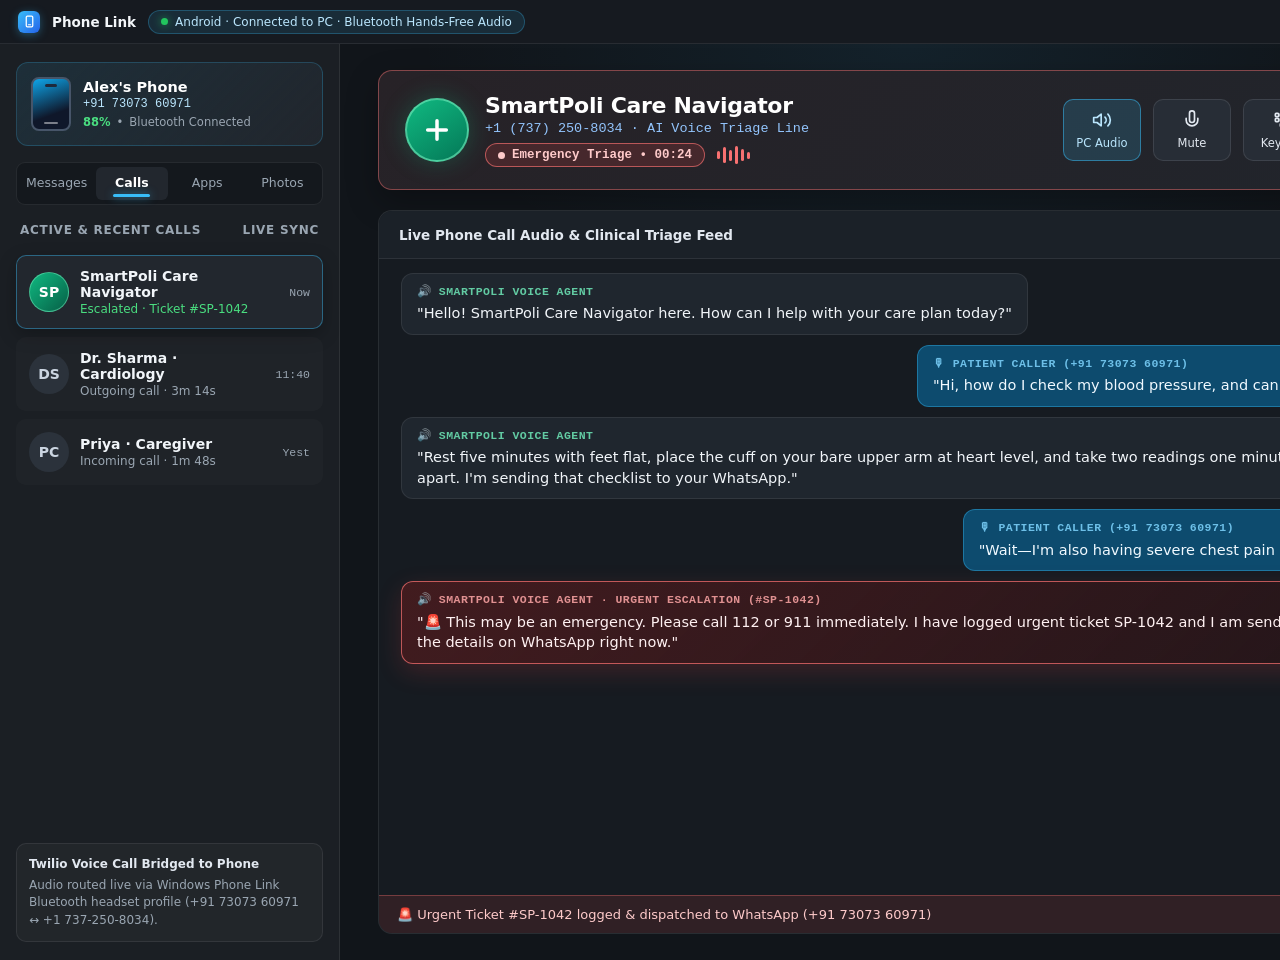
<file: demo/assets/dt/phonelink_mock.html>
<!doctype html>
<html lang="en">
<head>
  <meta charset="utf-8" />
  <meta name="viewport" content="width=1600, height=960" />
  <title>Phone Link — SmartPoli Care Navigator</title>
  <style>
    :root {
      --win-bg: #11151a;
      --win-titlebar: #161a20;
      --sidebar-bg: #1b1f24;
      --card-bg: #22272e;
      --card-elev: #272d36;
      --border: rgba(255, 255, 255, 0.08);
      --text: #f3f6f9;
      --muted: #9aa6b2;
      --accent: #38bdf8;
      --emerald: #10b981;
      --emerald-soft: rgba(16, 185, 129, 0.16);
      --red: #ef4444;
      --red-soft: rgba(239, 68, 68, 0.16);
    }

    * {
      box-sizing: border-box;
      margin: 0;
      padding: 0;
    }

    html, body {
      width: 1600px;
      height: 960px;
      overflow: hidden;
      background: var(--win-bg);
      color: var(--text);
      font-family: "Segoe UI Variable", "Segoe UI", system-ui, -apple-system, sans-serif;
      -webkit-font-smoothing: antialiased;
    }

    .window {
      width: 1600px;
      height: 960px;
      display: flex;
      flex-direction: column;
      background: var(--win-bg);
    }

    /* Windows 11 App Titlebar */
    .titlebar {
      height: 44px;
      background: var(--win-titlebar);
      border-bottom: 1px solid var(--border);
      display: flex;
      align-items: center;
      justify-content: space-between;
      padding: 0 0 0 18px;
      flex: none;
    }

    .tb-left {
      display: flex;
      align-items: center;
      gap: 12px;
    }

    .pl-logo {
      width: 22px;
      height: 22px;
      border-radius: 6px;
      background: linear-gradient(135deg, #38bdf8, #2563eb);
      display: flex;
      align-items: center;
      justify-content: center;
      box-shadow: 0 2px 8px rgba(56, 189, 248, 0.35);
    }

    .tb-title {
      font-size: 13.5px;
      font-weight: 600;
      color: var(--text);
    }

    .tb-pill {
      display: inline-flex;
      align-items: center;
      gap: 7px;
      padding: 4px 12px;
      border-radius: 999px;
      background: rgba(56, 189, 248, 0.11);
      border: 1px solid rgba(56, 189, 248, 0.28);
      font-size: 12px;
      font-weight: 500;
      color: #bae6fd;
    }

    .tb-pill-dot {
      width: 7px;
      height: 7px;
      border-radius: 50%;
      background: #22c55e;
      box-shadow: 0 0 8px rgba(34, 197, 94, 0.7);
    }

    .win-controls {
      display: flex;
      height: 100%;
    }

    .win-ctrl {
      width: 48px;
      height: 100%;
      display: flex;
      align-items: center;
      justify-content: center;
      color: #cbd5e1;
      font-size: 13px;
    }

    /* Main Workspace Body */
    .workspace {
      flex: 1;
      display: flex;
      min-height: 0;
    }

    /* Left Device & Recent Calls Sidebar */
    .sidebar {
      width: 340px;
      background: var(--sidebar-bg);
      border-right: 1px solid var(--border);
      display: flex;
      flex-direction: column;
      padding: 18px 16px;
      gap: 16px;
      flex: none;
    }

    .device-card {
      padding: 14px;
      border-radius: 12px;
      background: linear-gradient(135deg, rgba(56, 189, 248, 0.10), rgba(34, 39, 46, 0.92));
      border: 1px solid rgba(56, 189, 248, 0.22);
      display: flex;
      align-items: center;
      gap: 12px;
    }

    .phone-thumb {
      width: 40px;
      height: 54px;
      border-radius: 8px;
      background: linear-gradient(160deg, #0ea5e9, #0f172a 68%);
      border: 2px solid #475569;
      display: flex;
      flex-direction: column;
      align-items: center;
      justify-content: space-between;
      padding: 5px 4px;
      flex: none;
    }

    .phone-notch {
      width: 12px;
      height: 3px;
      border-radius: 99px;
      background: #1e293b;
    }

    .phone-homebar {
      width: 14px;
      height: 2.5px;
      border-radius: 99px;
      background: rgba(255, 255, 255, 0.45);
    }

    .device-name {
      font-size: 14.5px;
      font-weight: 600;
      color: #ffffff;
    }

    .device-num {
      font-family: ui-monospace, Consolas, monospace;
      font-size: 12px;
      color: #bae6fd;
      margin-top: 2px;
    }

    .device-status {
      font-size: 11.5px;
      color: var(--muted);
      margin-top: 4px;
      display: flex;
      align-items: center;
      gap: 6px;
    }

    .bat-ok {
      color: #4ade80;
      font-weight: 600;
    }

    /* Fluent Top Segmented Tabs */
    .nav-tabs {
      display: grid;
      grid-template-columns: repeat(4, 1fr);
      gap: 4px;
      background: #14181d;
      border-radius: 9px;
      padding: 4px;
      border: 1px solid var(--border);
    }

    .nav-tab {
      text-align: center;
      padding: 8px 4px 10px;
      border-radius: 6px;
      font-size: 12.5px;
      font-weight: 500;
      color: var(--muted);
      position: relative;
    }

    .nav-tab.active {
      background: var(--card-bg);
      color: #ffffff;
      font-weight: 600;
    }

    .nav-tab.active::after {
      content: "";
      position: absolute;
      left: 24%;
      right: 24%;
      bottom: 3px;
      height: 3px;
      border-radius: 99px;
      background: var(--accent);
      box-shadow: 0 0 8px rgba(56, 189, 248, 0.65);
    }

    .section-head {
      display: flex;
      align-items: center;
      justify-content: space-between;
      font-size: 12px;
      font-weight: 600;
      text-transform: uppercase;
      letter-spacing: 0.06em;
      color: var(--muted);
      padding: 2px 4px;
    }

    .call-list {
      display: flex;
      flex-direction: column;
      gap: 8px;
    }

    .call-item {
      display: flex;
      align-items: center;
      gap: 11px;
      padding: 12px;
      border-radius: 10px;
      background: rgba(255, 255, 255, 0.02);
      border: 1px solid transparent;
    }

    .call-item.active {
      background: var(--card-bg);
      border-color: rgba(56, 189, 248, 0.42);
      box-shadow: 0 6px 18px rgba(0, 0, 0, 0.25);
    }

    .call-avatar {
      width: 40px;
      height: 40px;
      border-radius: 50%;
      background: #2b323b;
      color: #cbd5e1;
      display: flex;
      align-items: center;
      justify-content: center;
      font-size: 14px;
      font-weight: 700;
      flex: none;
    }

    .call-avatar.sp {
      background: linear-gradient(135deg, #10b981, #065f46);
      color: #ffffff;
      border: 1.5px solid rgba(110, 231, 183, 0.55);
    }

    .call-item-title {
      font-size: 14px;
      font-weight: 600;
      color: #f1f5f9;
    }

    .call-item-sub {
      font-size: 12px;
      color: var(--muted);
      margin-top: 2px;
    }

    .call-item.active .call-item-sub {
      color: #4ade80;
      font-weight: 500;
    }

    .call-item-time {
      margin-left: auto;
      font-size: 11.5px;
      color: var(--muted);
      font-family: ui-monospace, Consolas, monospace;
    }

    .sidebar-foot {
      margin-top: auto;
      padding: 12px;
      border-radius: 10px;
      background: rgba(255, 255, 255, 0.03);
      border: 1px solid var(--border);
      font-size: 12px;
      color: var(--muted);
      line-height: 1.45;
    }

    .sidebar-foot strong {
      color: #e2e8f0;
      display: block;
      margin-bottom: 3px;
    }

    /* Main Right Stage */
    .main-stage {
      flex: 1;
      display: flex;
      flex-direction: column;
      padding: 26px 38px 26px;
      gap: 20px;
      background:
        radial-gradient(ellipse 60% 45% at 45% 0%, rgba(56, 189, 248, 0.08), transparent 65%),
        var(--win-bg);
      min-width: 0;
    }

    /* Active In-Call Hero Card */
    .call-hero {
      padding: 22px 26px;
      border-radius: 14px;
      background: var(--card-bg);
      border: 1px solid rgba(255, 255, 255, 0.10);
      display: flex;
      align-items: center;
      justify-content: space-between;
      gap: 20px;
      box-shadow: 0 12px 32px rgba(0, 0, 0, 0.28);
    }

    body[data-step="3"] .call-hero {
      border-color: rgba(248, 113, 113, 0.45);
      background: linear-gradient(135deg, #272227 0%, #20252c 100%);
    }

    .caller-id {
      display: flex;
      align-items: center;
      gap: 16px;
    }

    .caller-avatar-lg {
      width: 64px;
      height: 64px;
      border-radius: 50%;
      background: linear-gradient(145deg, #10b981, #047857);
      border: 2px solid rgba(110, 231, 183, 0.65);
      display: flex;
      align-items: center;
      justify-content: center;
      box-shadow: 0 0 24px rgba(16, 185, 129, 0.28);
      flex: none;
    }

    .caller-title {
      font-size: 22px;
      font-weight: 700;
      letter-spacing: -0.015em;
      color: #ffffff;
    }

    .caller-number {
      font-family: ui-monospace, Consolas, monospace;
      font-size: 13.5px;
      color: #93c5fd;
      margin-top: 3px;
    }

    .status-row {
      display: flex;
      align-items: center;
      gap: 12px;
      margin-top: 7px;
    }

    #phoneStatusBadge {
      display: inline-flex;
      align-items: center;
      gap: 7px;
      padding: 4px 12px;
      border-radius: 999px;
      background: var(--emerald-soft);
      border: 1px solid rgba(16, 185, 129, 0.5);
      color: #6ee7b7;
      font-size: 12.5px;
      font-weight: 600;
      font-family: ui-monospace, Consolas, monospace;
    }

    #phoneStatusBadge.urgent {
      background: var(--red-soft);
      border-color: rgba(248, 113, 113, 0.65);
      color: #fecaca;
    }

    .status-dot {
      width: 7px;
      height: 7px;
      border-radius: 50%;
      background: currentColor;
    }

    .wave {
      display: flex;
      align-items: center;
      gap: 3px;
      height: 18px;
    }

    .wbar {
      width: 3px;
      border-radius: 99px;
      background: #38bdf8;
    }

    body[data-step="3"] .wbar {
      background: #f87171;
    }

    /* Call Action Controls Row */
    .call-controls {
      display: flex;
      align-items: center;
      gap: 12px;
    }

    .ctrl-btn {
      display: flex;
      flex-direction: column;
      align-items: center;
      justify-content: center;
      gap: 6px;
      min-width: 78px;
      padding: 10px 12px;
      border-radius: 10px;
      background: var(--card-elev);
      border: 1px solid rgba(255, 255, 255, 0.10);
      color: #e2e8f0;
      font-size: 11.5px;
      font-weight: 500;
    }

    .ctrl-btn.audio-active {
      background: rgba(56, 189, 248, 0.16);
      border-color: rgba(56, 189, 248, 0.50);
      color: #bae6fd;
    }

    .ctrl-btn.accept {
      min-width: 146px;
      background: linear-gradient(145deg, #10b981, #059669);
      border-color: #34d399;
      color: #042f2e;
      font-size: 12.5px;
      font-weight: 700;
      box-shadow: 0 8px 24px rgba(16, 185, 129, 0.44);
    }

    .ctrl-btn.hangup {
      min-width: 112px;
      background: #dc2626;
      border-color: #ef4444;
      color: #ffffff;
      font-weight: 600;
      box-shadow: 0 6px 18px rgba(220, 38, 38, 0.35);
    }

    .incoming-card {
      padding: 24px 26px;
      border-radius: 14px;
      background: linear-gradient(135deg, rgba(16, 185, 129, 0.14), rgba(27, 36, 46, 0.96));
      border: 1.5px solid rgba(52, 211, 153, 0.55);
      display: flex;
      flex-direction: column;
      gap: 10px;
      margin: auto 0;
    }

    .incoming-card-tag {
      font-family: ui-monospace, Consolas, monospace;
      font-size: 12px;
      font-weight: 700;
      letter-spacing: 0.08em;
      text-transform: uppercase;
      color: #6ee7b7;
    }

    .incoming-card-title {
      font-size: 21px;
      font-weight: 700;
      color: #ffffff;
    }

    .incoming-card-sub {
      font-size: 15px;
      line-height: 1.5;
      color: #cbd5e1;
    }

    /* Transcript / Live Call Audio Log Panel */
    .transcript-panel {
      flex: 1;
      border-radius: 14px;
      background: #161b21;
      border: 1px solid var(--border);
      display: flex;
      flex-direction: column;
      overflow: hidden;
      min-height: 0;
    }

    .transcript-head {
      padding: 13px 20px;
      background: #1b2128;
      border-bottom: 1px solid var(--border);
      display: flex;
      align-items: center;
      justify-content: space-between;
    }

    .transcript-title {
      font-size: 13.5px;
      font-weight: 600;
      color: #e2e8f0;
      display: flex;
      align-items: center;
      gap: 8px;
    }

    .transcript-chip {
      font-family: ui-monospace, Consolas, monospace;
      font-size: 11.5px;
      color: #93c5fd;
      padding: 3px 10px;
      border-radius: 999px;
      background: rgba(56, 189, 248, 0.10);
      border: 1px solid rgba(56, 189, 248, 0.25);
    }

    #phoneLog {
      flex: 1;
      padding: 14px 22px;
      display: flex;
      flex-direction: column;
      gap: 10px;
      overflow: hidden;
    }

    .msg {
      max-width: 82%;
      padding: 10px 15px;
      border-radius: 12px;
      font-size: 14.5px;
      line-height: 1.42;
      display: flex;
      flex-direction: column;
      gap: 3px;
    }

    .msg.bot {
      align-self: flex-start;
      background: #1f262e;
      border: 1px solid rgba(255, 255, 255, 0.08);
      color: #f1f5f9;
    }

    .msg.user {
      align-self: flex-end;
      background: #0d4b6e;
      border: 1px solid rgba(56, 189, 248, 0.38);
      color: #f0f9ff;
    }

    .msg.bot.emergency {
      background: linear-gradient(135deg, rgba(127, 29, 29, 0.42), rgba(38, 22, 26, 0.95));
      border: 1.5px solid rgba(248, 113, 113, 0.72);
      color: #fff1f2;
      box-shadow: 0 8px 24px rgba(239, 68, 68, 0.18);
    }

    .msg-who {
      font-family: ui-monospace, Consolas, monospace;
      font-size: 11.5px;
      font-weight: 700;
      letter-spacing: 0.04em;
      text-transform: uppercase;
      opacity: 0.86;
    }

    .msg.bot .msg-who { color: #6ee7b7; }
    .msg.user .msg-who { color: #7dd3fc; }
    .msg.bot.emergency .msg-who { color: #fca5a5; }

    .dispatch-banner {
      display: flex;
      align-items: center;
      justify-content: space-between;
      padding: 11px 18px;
      background: rgba(16, 185, 129, 0.10);
      border-top: 1px solid rgba(16, 185, 129, 0.25);
      font-size: 13px;
      color: #a7f3d0;
    }

    body[data-step="3"] .dispatch-banner {
      background: rgba(239, 68, 68, 0.12);
      border-top-color: rgba(248, 113, 113, 0.35);
      color: #fecaca;
    }

    /* Progressive visibility */
    body[data-step="1"] .in-call-ctrl,
    body[data-step="1"] .step2-only,
    body[data-step="1"] .step3-only { display: none; }
    body:not([data-step="1"]) .step1-only { display: none; }
    body[data-step="2"] .step3-only { display: none; }
  </style>
</head>
<body data-step="3">
  <div class="window">
    <header class="titlebar">
      <div class="tb-left">
        <div class="pl-logo">
          <svg width="13" height="13" viewBox="0 0 24 24" fill="none" stroke="#fff" stroke-width="2.3" stroke-linecap="round" stroke-linejoin="round">
            <rect x="6" y="2" width="12" height="20" rx="2" />
            <path d="M10 18h4" />
          </svg>
        </div>
        <span class="tb-title">Phone Link</span>
        <span class="tb-pill">
          <span class="tb-pill-dot"></span>
          Android · Connected to PC · Bluetooth Hands-Free Audio
        </span>
      </div>
      <div class="win-controls" aria-hidden="true">
        <div class="win-ctrl">—</div>
        <div class="win-ctrl">□</div>
        <div class="win-ctrl">×</div>
      </div>
    </header>

    <div class="workspace">
      <!-- Left Sidebar -->
      <aside class="sidebar">
        <div class="device-card">
          <div class="phone-thumb" aria-hidden="true">
            <span class="phone-notch"></span>
            <span class="phone-homebar"></span>
          </div>
          <div>
            <div class="device-name">Alex's Phone</div>
            <div class="device-num">+91 73073 60971</div>
            <div class="device-status">
              <span class="bat-ok">88%</span>
              <span>•</span>
              <span>Bluetooth Connected</span>
            </div>
          </div>
        </div>

        <nav class="nav-tabs" aria-label="Phone Link sections">
          <div class="nav-tab">Messages</div>
          <div class="nav-tab active">Calls</div>
          <div class="nav-tab">Apps</div>
          <div class="nav-tab">Photos</div>
        </nav>

        <div class="section-head">
          <span>Active &amp; Recent Calls</span>
          <span>Live Sync</span>
        </div>

        <div class="call-list">
          <div class="call-item active">
            <div class="call-avatar sp">SP</div>
            <div>
              <div class="call-item-title">SmartPoli Care Navigator</div>
              <div class="call-item-sub" id="sidebarCallSub">Ongoing voice call · PC Audio</div>
            </div>
            <span class="call-item-time">Now</span>
          </div>

          <div class="call-item">
            <div class="call-avatar">DS</div>
            <div>
              <div class="call-item-title">Dr. Sharma · Cardiology</div>
              <div class="call-item-sub">Outgoing call · 3m 14s</div>
            </div>
            <span class="call-item-time">11:40</span>
          </div>

          <div class="call-item">
            <div class="call-avatar">PC</div>
            <div>
              <div class="call-item-title">Priya · Caregiver</div>
              <div class="call-item-sub">Incoming call · 1m 48s</div>
            </div>
            <span class="call-item-time">Yest</span>
          </div>
        </div>

        <div class="sidebar-foot">
          <strong>Twilio Voice Call Bridged to Phone</strong>
          Audio routed live via Windows Phone Link Bluetooth headset profile (+91 73073 60971 ↔ +1 737-250-8034).
        </div>
      </aside>

      <!-- Main Call Stage -->
      <main class="main-stage">
        <section class="call-hero">
          <div class="caller-id">
            <div class="caller-avatar-lg">
              <svg width="28" height="28" viewBox="0 0 24 24" fill="none">
                <path d="M12 4V20M4 12H20" stroke="#ffffff" stroke-width="3" stroke-linecap="round"/>
              </svg>
            </div>
            <div>
              <div class="caller-title">SmartPoli Care Navigator</div>
              <div class="caller-number">+1 (737) 250-8034 · AI Voice Triage Line</div>
              <div class="status-row">
                <span id="phoneStatusBadge"><span class="status-dot"></span><span id="statusText">In Call • 00:11</span></span>
                <div class="wave" aria-hidden="true">
                  <span class="wbar" style="height:8px"></span>
                  <span class="wbar" style="height:16px"></span>
                  <span class="wbar" style="height:11px"></span>
                  <span class="wbar" style="height:18px"></span>
                  <span class="wbar" style="height:12px"></span>
                  <span class="wbar" style="height:7px"></span>
                </div>
              </div>
            </div>
          </div>

          <div class="call-controls">
            <div id="dialCallBtn" class="ctrl-btn accept step1-only">
              <svg width="20" height="20" viewBox="0 0 24 24" fill="none" stroke="currentColor" stroke-width="2.4" stroke-linecap="round" stroke-linejoin="round">
                <path d="M22 16.92v3a2 2 0 0 1-2.18 2 19.79 19.79 0 0 1-8.63-3.07 19.5 19.5 0 0 1-6-6 19.79 19.79 0 0 1-3.07-8.67A2 2 0 0 1 4.11 2h3a2 2 0 0 1 2 1.72 12.84 12.84 0 0 0 .7 2.81 2 2 0 0 1-.45 2.11L8.09 9.91a16 16 0 0 0 6 6l1.27-1.27a2 2 0 0 1 2.11-.45 12.84 12.84 0 0 0 2.81.7A2 2 0 0 1 22 16.92z"/>
              </svg>
              <span>Accept Call</span>
            </div>
            <div class="ctrl-btn audio-active in-call-ctrl">
              <svg width="20" height="20" viewBox="0 0 24 24" fill="none" stroke="currentColor" stroke-width="2" stroke-linecap="round" stroke-linejoin="round">
                <polygon points="11 5 6 9 2 9 2 15 6 15 11 19 11 5"/>
                <path d="M15.54 8.46a5 5 0 0 1 0 7.07"/>
                <path d="M19.07 4.93a10 10 0 0 1 0 14.14"/>
              </svg>
              <span>PC Audio</span>
            </div>
            <div class="ctrl-btn in-call-ctrl">
              <svg width="20" height="20" viewBox="0 0 24 24" fill="none" stroke="currentColor" stroke-width="2" stroke-linecap="round" stroke-linejoin="round">
                <path d="M12 1a3 3 0 0 0-3 3v8a3 3 0 0 0 6 0V4a3 3 0 0 0-3-3z"/>
                <path d="M19 10v2a7 7 0 0 1-14 0v-2"/>
              </svg>
              <span>Mute</span>
            </div>
            <div class="ctrl-btn in-call-ctrl">
              <svg width="20" height="20" viewBox="0 0 24 24" fill="none" stroke="currentColor" stroke-width="2" stroke-linecap="round" stroke-linejoin="round">
                <rect x="4" y="4" width="4" height="4" rx="1"/>
                <rect x="10" y="4" width="4" height="4" rx="1"/>
                <rect x="16" y="4" width="4" height="4" rx="1"/>
                <rect x="4" y="10" width="4" height="4" rx="1"/>
                <rect x="10" y="10" width="4" height="4" rx="1"/>
                <rect x="16" y="10" width="4" height="4" rx="1"/>
                <rect x="10" y="16" width="4" height="4" rx="1"/>
              </svg>
              <span>Keypad</span>
            </div>
            <div class="ctrl-btn in-call-ctrl">
              <svg width="20" height="20" viewBox="0 0 24 24" fill="none" stroke="currentColor" stroke-width="2" stroke-linecap="round" stroke-linejoin="round">
                <rect x="6" y="4" width="4" height="16" rx="1"/>
                <rect x="14" y="4" width="4" height="16" rx="1"/>
              </svg>
              <span>Hold</span>
            </div>
            <div id="hangupCallBtn" class="ctrl-btn hangup">
              <svg width="20" height="20" viewBox="0 0 24 24" fill="none" stroke="currentColor" stroke-width="2.2" stroke-linecap="round" stroke-linejoin="round">
                <path d="M10.68 13.31a16 16 0 0 0 3.41 2.6l1.27-1.27a2 2 0 0 1 2.11-.45 12.84 12.84 0 0 0 2.81.7 2 2 0 0 1 1.72 2v3a2 2 0 0 1-2.18 2 19.79 19.79 0 0 1-8.63-3.07 19.42 19.42 0 0 1-6-6 19.79 19.79 0 0 1-3.07-8.67A2 2 0 0 1 4.11 2h3a2 2 0 0 1 2 1.72 12.84 12.84 0 0 0 .7 2.81 2 2 0 0 1-.45 2.11L8.09 9.91"/>
              </svg>
              <span id="hangupLabel">End Call</span>
            </div>
          </div>
        </section>

        <section class="transcript-panel">
          <div class="transcript-head">
            <div class="transcript-title">
              <span>Live Phone Call Audio &amp; Clinical Triage Feed</span>
            </div>
            <span class="transcript-chip">Twilio Voice Stream · en-US</span>
          </div>

          <div id="phoneLog">
            <div class="incoming-card step1-only">
              <div class="incoming-card-tag">📲 Incoming Call Alert · Synced with +91 73073 60971</div>
              <div class="incoming-card-title">Incoming Automated Care Call from SmartPoli Care Navigator (+1 737-250-8034)</div>
              <div class="incoming-card-sub">
                Triggered directly from your floating <strong>SmartPoli Companion</strong> desktop avatar after tapping <em>Unwell</em>. Click <strong>Accept Call</strong> above to speak live with the SmartPoli AI Voice Agent via PC Bluetooth Audio.
              </div>
            </div>

            <div class="msg bot step2-only">
              <span class="msg-who">🔊 SmartPoli Voice Agent</span>
              <span>"Hello! SmartPoli Care Navigator here. How can I help with your care plan today?"</span>
            </div>

            <div class="msg user step2-only">
              <span class="msg-who">🎙 Patient Caller (+91 73073 60971)</span>
              <span>"Hi, how do I check my blood pressure, and can you send that to my WhatsApp?"</span>
            </div>

            <div class="msg bot step2-only">
              <span class="msg-who">🔊 SmartPoli Voice Agent</span>
              <span>"Rest five minutes with feet flat, place the cuff on your bare upper arm at heart level, and take two readings one minute apart. I'm sending that checklist to your WhatsApp."</span>
            </div>

            <div class="msg user step3-only">
              <span class="msg-who">🎙 Patient Caller (+91 73073 60971)</span>
              <span>"Wait—I'm also having severe chest pain and heart palpitations right now."</span>
            </div>

            <div class="msg bot emergency step3-only">
              <span class="msg-who">🔊 SmartPoli Voice Agent · Urgent Escalation (#SP-1042)</span>
              <span>"🚨 This may be an emergency. Please call 112 or 911 immediately. I have logged urgent ticket SP-1042 and I am sending the details on WhatsApp right now."</span>
            </div>
          </div>

          <div class="dispatch-banner">
            <span id="dispatchText">📲 Waiting for patient voice turn...</span>
            <span>Twilio WhatsApp Bridge Active</span>
          </div>
        </section>
      </main>
    </div>
  </div>

  <script>
    function applyStep(step) {
      const s = String(step || "3");
      document.body.setAttribute("data-step", s);
      const badge = document.getElementById("phoneStatusBadge");
      const statusText = document.getElementById("statusText");
      const sidebarSub = document.getElementById("sidebarCallSub");
      const dispatchText = document.getElementById("dispatchText");
      const hangupLabel = document.getElementById("hangupLabel");

      if (s === "1") {
        badge.className = "";
        statusText.textContent = "Incoming Call • Ringing...";
        sidebarSub.textContent = "Incoming voice call · Ringing...";
        if (hangupLabel) hangupLabel.textContent = "Decline";
        dispatchText.textContent = "📞 Incoming SmartPoli Voice Call on Phone Link · Click Accept Call to talk";
      } else if (s === "2") {
        badge.className = "";
        statusText.textContent = "In Call • 00:11";
        sidebarSub.textContent = "Ongoing voice call · 00:11";
        if (hangupLabel) hangupLabel.textContent = "End Call";
        dispatchText.textContent = "📲 WhatsApp blood pressure checklist dispatched to +91 73073 60971";
      } else {
        badge.className = "urgent";
        statusText.textContent = "Emergency Triage • 00:24";
        sidebarSub.textContent = "Escalated · Ticket #SP-1042";
        if (hangupLabel) hangupLabel.textContent = "End Call";
        dispatchText.textContent = "🚨 Urgent Ticket #SP-1042 logged & dispatched to WhatsApp (+91 73073 60971)";
      }
    }
    const params = new URLSearchParams(window.location.search);
    applyStep(params.get("step") || "3");
    window.setPhoneLinkStep = applyStep;
  </script>
</body>
</html>
</file>
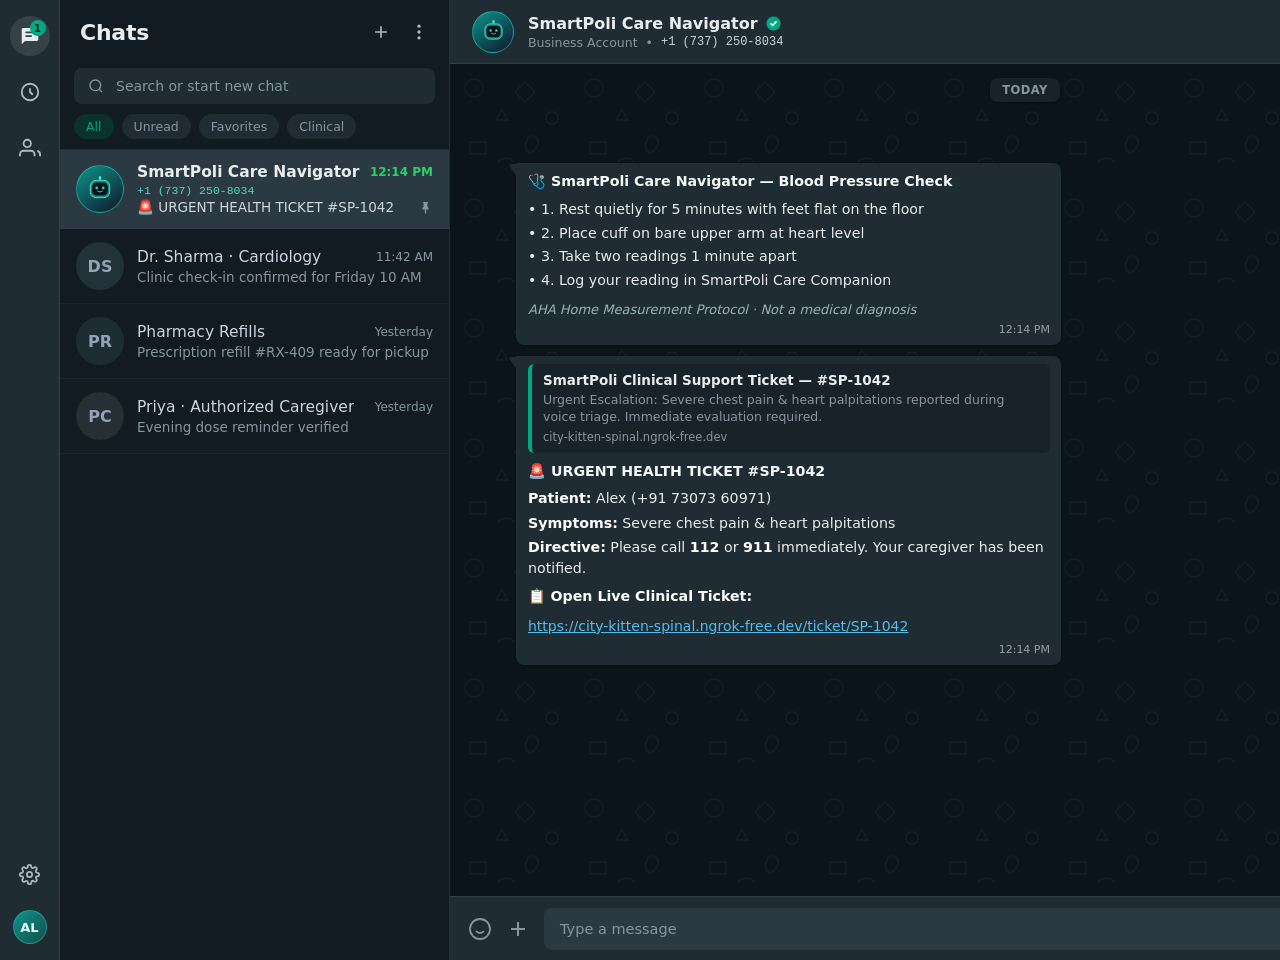
<file: demo/assets/dt/whatsapp_mock.html>
<!doctype html>
<html lang="en">
<head>
  <meta charset="utf-8">
  <meta name="viewport" content="width=device-width, initial-scale=1">
  <title>WhatsApp Web — SmartPoli Care Navigator</title>
  <style>
    :root {
      --rail: #202c33;
      --sidebar: #111b21;
      --header: #202c33;
      --hover: #202c33;
      --active: #2a3942;
      --chat-bg: #0b141a;
      --out-bg: #005c4b;
      --in-bg: #202c33;
      --preview-bg: #182229;
      --input-bg: #2a3942;
      --border: rgba(134, 150, 160, 0.16);
      --text: #e9edef;
      --muted: #8696a0;
      --wa-green: #00a884;
      --wa-green-bright: #25d366;
      --wa-link: #53bdeb;
      --blue-tick: #53bdeb;
    }

    * {
      box-sizing: border-box;
      margin: 0;
      padding: 0;
    }

    html, body {
      width: 1600px;
      height: 960px;
      overflow: hidden;
      background: var(--sidebar);
      color: var(--text);
      font-family: "Segoe UI", system-ui, -apple-system, Roboto, "Helvetica Neue", Arial, sans-serif;
      -webkit-font-smoothing: antialiased;
    }

    .app {
      display: flex;
      width: 100%;
      height: 100%;
    }

    /* Left slim icon rail */
    .rail {
      width: 60px;
      background: var(--rail);
      border-right: 1px solid var(--border);
      display: flex;
      flex-direction: column;
      align-items: center;
      justify-content: space-between;
      padding: 16px 0;
      flex: none;
    }

    .rail-group {
      display: flex;
      flex-direction: column;
      align-items: center;
      gap: 16px;
    }

    .rail-btn {
      width: 40px;
      height: 40px;
      border-radius: 50%;
      display: flex;
      align-items: center;
      justify-content: center;
      color: #aebac1;
      position: relative;
    }

    .rail-btn.active {
      background: #374248;
      color: #e9edef;
    }

    .rail-badge {
      position: absolute;
      top: 4px;
      right: 4px;
      width: 16px;
      height: 16px;
      border-radius: 50%;
      background: var(--wa-green);
      color: #111b21;
      font-size: 10px;
      font-weight: 700;
      display: flex;
      align-items: center;
      justify-content: center;
    }

    .user-avatar-sm {
      width: 34px;
      height: 34px;
      border-radius: 50%;
      background: linear-gradient(135deg, #0d9488, #134e4a);
      color: #ecfeff;
      font-weight: 700;
      font-size: 13px;
      display: flex;
      align-items: center;
      justify-content: center;
      border: 1px solid rgba(45, 212, 191, 0.4);
    }

    /* Sidebar */
    .sidebar {
      width: 390px;
      background: var(--sidebar);
      border-right: 1px solid var(--border);
      display: flex;
      flex-direction: column;
      flex: none;
    }

    .sidebar-top {
      height: 64px;
      padding: 0 20px;
      display: flex;
      align-items: center;
      justify-content: space-between;
    }

    .sidebar-title {
      font-size: 22px;
      font-weight: 700;
      color: var(--text);
      letter-spacing: -0.01em;
    }

    .top-icons {
      display: flex;
      gap: 18px;
      color: #aebac1;
    }

    .search-wrap {
      padding: 4px 14px 10px;
    }

    .search-box {
      height: 36px;
      background: var(--header);
      border-radius: 8px;
      display: flex;
      align-items: center;
      gap: 12px;
      padding: 0 14px;
      color: var(--muted);
      font-size: 14px;
    }

    .filter-row {
      display: flex;
      gap: 8px;
      padding: 0 14px 10px;
      border-bottom: 1px solid var(--border);
    }

    .filter-pill {
      padding: 5px 12px;
      border-radius: 99px;
      background: var(--header);
      color: var(--muted);
      font-size: 12.5px;
      font-weight: 500;
    }

    .filter-pill.active {
      background: #0a332c;
      color: #00a884;
    }

    .chat-list {
      flex: 1;
      overflow: hidden;
    }

    .thread {
      display: flex;
      align-items: center;
      gap: 13px;
      padding: 13px 16px;
      border-bottom: 1px solid rgba(134, 150, 160, 0.08);
    }

    .thread.active {
      background: var(--active);
    }

    .thread-avatar {
      width: 48px;
      height: 48px;
      border-radius: 50%;
      flex: none;
      display: flex;
      align-items: center;
      justify-content: center;
      font-weight: 700;
      font-size: 16px;
      color: #fff;
    }

    .thread-avatar.smartpoli {
      background: linear-gradient(145deg, #0d9488, #0f172a);
      border: 1.5px solid rgba(45, 212, 191, 0.55);
    }

    .thread-avatar.muted-1 { background: #233138; color: #94a3b8; }
    .thread-avatar.muted-2 { background: #1e2d34; color: #94a3b8; }
    .thread-avatar.muted-3 { background: #262f34; color: #94a3b8; }

    .thread-body {
      flex: 1;
      min-width: 0;
    }

    .thread-row1 {
      display: flex;
      align-items: center;
      justify-content: space-between;
      gap: 6px;
      margin-bottom: 3px;
    }

    .thread-name {
      display: flex;
      align-items: center;
      gap: 5px;
      font-size: 15.5px;
      font-weight: 600;
      color: var(--text);
      white-space: nowrap;
      overflow: hidden;
      text-overflow: ellipsis;
    }

    .thread.muted-thread .thread-name {
      font-weight: 500;
      color: #cbd5e1;
    }

    .thread-time {
      font-size: 12px;
      color: var(--muted);
      flex: none;
    }

    .thread.active .thread-time {
      color: var(--wa-green-bright);
      font-weight: 600;
    }

    .thread-phone {
      font-size: 11.5px;
      color: #5eead4;
      font-family: ui-monospace, SFMono-Regular, Consolas, monospace;
      margin-bottom: 2px;
      opacity: 0.9;
    }

    .thread-row2 {
      display: flex;
      align-items: center;
      justify-content: space-between;
      gap: 6px;
    }

    .thread-preview {
      font-size: 13.5px;
      color: var(--muted);
      white-space: nowrap;
      overflow: hidden;
      text-overflow: ellipsis;
    }

    .thread.active .thread-preview {
      color: #d1d7db;
      font-weight: 400;
    }

    .pin-icon {
      color: var(--muted);
      flex: none;
      display: flex;
      align-items: center;
    }

    /* Main chat area */
    .main {
      flex: 1;
      display: flex;
      flex-direction: column;
      background: var(--chat-bg);
      position: relative;
      min-width: 0;
    }

    /* Subtle WhatsApp doodle pattern */
    .chat-wallpaper {
      position: absolute;
      inset: 64px 0 64px 0;
      background-color: var(--chat-bg);
      background-image: url("data:image/svg+xml,%3Csvg width='120' height='120' viewBox='0 0 120 120' xmlns='http://www.w3.org/2000/svg'%3E%3Cg fill='none' stroke='%23e9edef' stroke-opacity='0.045' stroke-width='1.3'%3E%3Ccircle cx='24' cy='24' r='9'/%3E%3Cpath d='M75 18l10 10-10 10-10-10z'/%3E%3Cpath d='M20 78h16v12H20z' rx='3'/%3E%3Cpath d='M78 74c6-6 14 2 8 10s-14 4-8-10z'/%3E%3Cpath d='M52 46l6 10h-12z'/%3E%3Ccircle cx='102' cy='54' r='6'/%3E%3Cpath d='M48 98c4-5 12-5 16 0'/%3E%3C/g%3E%3C/svg%3E");
      background-repeat: repeat;
      pointer-events: none;
    }

    .chat-header {
      height: 64px;
      background: var(--header);
      border-bottom: 1px solid var(--border);
      padding: 0 22px;
      display: flex;
      align-items: center;
      justify-content: space-between;
      position: relative;
      z-index: 2;
      flex: none;
    }

    .header-left {
      display: flex;
      align-items: center;
      gap: 14px;
    }

    .header-meta-title {
      display: flex;
      align-items: center;
      gap: 7px;
      font-size: 16px;
      font-weight: 600;
      color: var(--text);
    }

    .header-meta-sub {
      font-size: 12.5px;
      color: var(--muted);
      margin-top: 2px;
      display: flex;
      align-items: center;
      gap: 8px;
    }

    .header-meta-sub .num {
      color: #cbd5e1;
      font-family: ui-monospace, SFMono-Regular, Consolas, monospace;
      font-size: 12px;
    }

    .header-actions {
      display: flex;
      align-items: center;
      gap: 20px;
      color: #aebac1;
    }

    .chat-scroll {
      position: relative;
      z-index: 1;
      flex: 1;
      padding: 14px 58px 18px;
      display: flex;
      flex-direction: column;
      justify-content: flex-start;
      gap: 11px;
      overflow: hidden;
    }

    .day-pill {
      align-self: center;
      background: #182229;
      color: #8696a0;
      font-size: 11.5px;
      font-weight: 600;
      letter-spacing: 0.04em;
      padding: 5px 12px;
      border-radius: 8px;
      box-shadow: 0 1px 2px rgba(0, 0, 0, 0.25);
      margin-bottom: 4px;
    }

    .msg-row {
      display: flex;
      width: 100%;
    }

    .msg-row.out {
      justify-content: flex-end;
    }

    .msg-row.in {
      justify-content: flex-start;
    }

    /* Authentic WhatsApp message bubbles + SVG corner tails */
    .bubble {
      position: relative;
      padding: 8px 11px 7px 12px;
      box-shadow: 0 1px 1.5px rgba(0, 0, 0, 0.24);
      font-size: 14.2px;
      line-height: 1.45;
      color: var(--text);
    }

    .bubble.out {
      background: var(--out-bg);
      border-radius: 8px 0 8px 8px;
      min-width: 132px;
      padding: 7px 10px 7px 12px;
      margin-right: 8px;
    }

    .tail-out {
      position: absolute;
      top: 0;
      right: -8px;
      width: 8px;
      height: 13px;
      color: var(--out-bg);
    }

    .bubble.in {
      background: var(--in-bg);
      border-radius: 0 8px 8px 8px;
      max-width: 560px;
      width: 545px;
      margin-left: 8px;
    }

    .tail-in {
      position: absolute;
      top: 0;
      left: -8px;
      width: 8px;
      height: 13px;
      color: var(--in-bg);
    }

    .out-row {
      display: flex;
      align-items: flex-end;
      justify-content: space-between;
      gap: 12px;
    }

    .msg-time {
      display: inline-flex;
      align-items: center;
      gap: 4px;
      font-size: 11px;
      color: rgba(233, 237, 239, 0.60);
      white-space: nowrap;
    }

    /* Authentic WhatsApp plain-text lines & formatting */
    .wa-body {
      display: flex;
      flex-direction: column;
      gap: 4px;
      word-wrap: break-word;
    }

    .wa-title {
      font-weight: 700;
      color: #f4f7f8;
      margin-bottom: 2px;
    }

    .wa-bullets {
      list-style: none;
      display: flex;
      flex-direction: column;
      gap: 3px;
      margin: 2px 0 4px;
    }

    .wa-bullets li {
      color: #e9edef;
    }

    .wa-italic-note {
      font-style: italic;
      color: #9bb0ba;
      font-size: 13px;
      margin-top: 2px;
    }

    .wa-meta-row {
      color: #e9edef;
    }

    .wa-meta-row strong {
      font-weight: 700;
      color: #ffffff;
    }

    .wa-footer-time {
      display: flex;
      justify-content: flex-end;
      margin-top: 3px;
    }

    /* Authentic WhatsApp Link Preview Box */
    .wa-link-preview {
      display: block;
      text-decoration: none;
      background: var(--preview-bg);
      border-radius: 6px;
      border-left: 4px solid var(--wa-green);
      padding: 8px 11px;
      margin-bottom: 8px;
    }

    .wa-lp-title {
      font-size: 13.5px;
      font-weight: 600;
      color: #e9edef;
      line-height: 1.3;
      margin-bottom: 2px;
    }

    .wa-lp-desc {
      font-size: 12.5px;
      color: #8696a0;
      line-height: 1.35;
      margin-bottom: 3px;
    }

    .wa-lp-domain {
      font-size: 11.5px;
      color: #8696a0;
    }

    /* Authentic WhatsApp Blue Clickable URL */
    .wa-url-link {
      display: inline-block;
      margin-top: 2px;
      padding: 3px 0;
      color: var(--wa-link);
      font-size: 14px;
      text-decoration: underline;
      word-break: break-all;
    }

    /* Composer */
    .composer {
      height: 64px;
      background: var(--header);
      border-top: 1px solid var(--border);
      padding: 0 18px;
      display: flex;
      align-items: center;
      gap: 14px;
      position: relative;
      z-index: 2;
      flex: none;
    }

    .composer-input {
      flex: 1;
      height: 42px;
      background: var(--input-bg);
      border-radius: 8px;
      display: flex;
      align-items: center;
      padding: 0 16px;
      color: var(--muted);
      font-size: 14.5px;
    }

    .icon-muted {
      color: #8696a0;
      display: flex;
      align-items: center;
    }

    body[data-step="1"] .ticket-step {
      display: none;
    }
  </style>
</head>
<body data-step="2">
  <div class="app">
    <!-- Left Navigation Rail -->
    <aside class="rail" aria-hidden="true">
      <div class="rail-group">
        <div class="rail-btn active">
          <svg width="22" height="22" viewBox="0 0 24 24" fill="currentColor"><path d="M19.005 3.175H4.674C3.642 3.175 3 3.789 3 4.821V21.02l3.544-3.514h12.461c1.033 0 2.064-1.06 2.064-2.093V4.821c-.001-1.032-1.032-1.646-2.064-1.646zm-4.989 9.869H7.041V11.1h6.975v1.944zm3-4H7.041V7.1h9.975v1.944z"/></svg>
          <span class="rail-badge">1</span>
        </div>
        <div class="rail-btn">
          <svg width="22" height="22" viewBox="0 0 24 24" fill="none" stroke="currentColor" stroke-width="2"><circle cx="12" cy="12" r="9"/><path d="M12 8v4l3 3"/></svg>
        </div>
        <div class="rail-btn">
          <svg width="22" height="22" viewBox="0 0 24 24" fill="none" stroke="currentColor" stroke-width="2"><path d="M17 21v-2a4 4 0 0 0-4-4H5a4 4 0 0 0-4 4v2"/><circle cx="9" cy="7" r="4"/><path d="M23 21v-2a4 4 0 0 0-3-3.87"/></svg>
        </div>
      </div>
      <div class="rail-group">
        <div class="rail-btn">
          <svg width="21" height="21" viewBox="0 0 24 24" fill="none" stroke="currentColor" stroke-width="2"><circle cx="12" cy="12" r="3"/><path d="M19.4 15a1.65 1.65 0 0 0 .33 1.82l.06.06a2 2 0 1 1-2.83 2.83l-.06-.06a1.65 1.65 0 0 0-1.82-.33 1.65 1.65 0 0 0-1 1.51V21a2 2 0 0 1-4 0v-.09A1.65 1.65 0 0 0 9 19.4a1.65 1.65 0 0 0-1.82.33l-.06.06a2 2 0 1 1-2.83-2.83l.06-.06a1.65 1.65 0 0 0 .33-1.82 1.65 1.65 0 0 0-1.51-1H3a2 2 0 0 1 0-4h.09A1.65 1.65 0 0 0 4.6 9a1.65 1.65 0 0 0-.33-1.82l-.06-.06a2 2 0 1 1 2.83-2.83l.06.06a1.65 1.65 0 0 0 1.82.33H9a1.65 1.65 0 0 0 1-1.51V3a2 2 0 0 1 4 0v.09a1.65 1.65 0 0 0 1 1.51 1.65 1.65 0 0 0 1.82-.33l.06-.06a2 2 0 1 1 2.83 2.83l-.06.06a1.65 1.65 0 0 0-.33 1.82V9c.26.604.852.997 1.51 1H21a2 2 0 0 1 0 4h-.09a1.65 1.65 0 0 0-1.51 1z"/></svg>
        </div>
        <div class="user-avatar-sm">AL</div>
      </div>
    </aside>

    <!-- Chat List Sidebar -->
    <aside class="sidebar">
      <div class="sidebar-top">
        <div class="sidebar-title">Chats</div>
        <div class="top-icons">
          <svg width="20" height="20" viewBox="0 0 24 24" fill="none" stroke="currentColor" stroke-width="2"><path d="M12 5v14M5 12h14"/></svg>
          <svg width="20" height="20" viewBox="0 0 24 24" fill="currentColor"><circle cx="12" cy="5" r="2"/><circle cx="12" cy="12" r="2"/><circle cx="12" cy="19" r="2"/></svg>
        </div>
      </div>

      <div class="search-wrap">
        <div class="search-box">
          <svg width="16" height="16" viewBox="0 0 24 24" fill="none" stroke="currentColor" stroke-width="2"><circle cx="11" cy="11" r="8"/><path d="m21 21-4.35-4.35"/></svg>
          <span>Search or start new chat</span>
        </div>
      </div>

      <div class="filter-row">
        <span class="filter-pill active">All</span>
        <span class="filter-pill">Unread</span>
        <span class="filter-pill">Favorites</span>
        <span class="filter-pill">Clinical</span>
      </div>

      <div class="chat-list">
        <!-- Pinned Active Chat -->
        <div class="thread active">
          <div class="thread-avatar smartpoli">
            <svg width="26" height="26" viewBox="0 0 96 96" aria-hidden="true">
              <rect x="44" y="6" width="8" height="10" rx="4" fill="#2dd4bf"/>
              <circle cx="48" cy="6" r="5" fill="#5eead4"/>
              <rect x="12" y="16" width="72" height="64" rx="22" fill="#0d9488" stroke="#5eead4" stroke-width="3"/>
              <rect x="19" y="24" width="58" height="48" rx="16" fill="#0b1519"/>
              <circle cx="36" cy="44" r="5" fill="#2dd4bf"/>
              <circle cx="60" cy="44" r="5" fill="#2dd4bf"/>
              <path d="M39 56 Q48 63 57 56" fill="none" stroke="#2dd4bf" stroke-width="3.5" stroke-linecap="round"/>
            </svg>
          </div>
          <div class="thread-body">
            <div class="thread-row1">
              <span class="thread-name">
                SmartPoli Care Navigator
                <svg width="16" height="16" viewBox="0 0 24 24" fill="none" aria-label="Verified">
                  <circle cx="12" cy="12" r="10" fill="#00a884"/>
                  <path d="M8.5 12.5l2.3 2.3 4.8-5.1" stroke="#ffffff" stroke-width="2.3" stroke-linecap="round" stroke-linejoin="round"/>
                </svg>
              </span>
              <span class="thread-time">12:14 PM</span>
            </div>
            <div class="thread-phone">+1 (737) 250-8034</div>
            <div class="thread-row2">
              <span id="sidebarPreview" class="thread-preview">🚨 URGENT HEALTH TICKET #SP-1042</span>
              <span class="pin-icon" title="Pinned">
                <svg width="15" height="15" viewBox="0 0 24 24" fill="currentColor"><path d="M16 3H8v2h1v5l-2 3v2h4v6l1 1 1-1v-6h4v-2l-2-3V5h1V3z"/></svg>
              </span>
            </div>
          </div>
        </div>

        <!-- Muted Secondary Threads -->
        <div class="thread muted-thread">
          <div class="thread-avatar muted-1">DS</div>
          <div class="thread-body">
            <div class="thread-row1">
              <span class="thread-name">Dr. Sharma · Cardiology</span>
              <span class="thread-time">11:42 AM</span>
            </div>
            <div class="thread-row2">
              <span class="thread-preview">Clinic check-in confirmed for Friday 10 AM</span>
            </div>
          </div>
        </div>

        <div class="thread muted-thread">
          <div class="thread-avatar muted-2">PR</div>
          <div class="thread-body">
            <div class="thread-row1">
              <span class="thread-name">Pharmacy Refills</span>
              <span class="thread-time">Yesterday</span>
            </div>
            <div class="thread-row2">
              <span class="thread-preview">Prescription refill #RX-409 ready for pickup</span>
            </div>
          </div>
        </div>

        <div class="thread muted-thread">
          <div class="thread-avatar muted-3">PC</div>
          <div class="thread-body">
            <div class="thread-row1">
              <span class="thread-name">Priya · Authorized Caregiver</span>
              <span class="thread-time">Yesterday</span>
            </div>
            <div class="thread-row2">
              <span class="thread-preview">Evening dose reminder verified</span>
            </div>
          </div>
        </div>
      </div>
    </aside>

    <!-- Active Chat Thread -->
    <section class="main">
      <div class="chat-wallpaper"></div>

      <header class="chat-header">
        <div class="header-left">
          <div class="thread-avatar smartpoli" style="width:42px;height:42px;">
            <svg width="23" height="23" viewBox="0 0 96 96" aria-hidden="true">
              <rect x="44" y="6" width="8" height="10" rx="4" fill="#2dd4bf"/>
              <circle cx="48" cy="6" r="5" fill="#5eead4"/>
              <rect x="12" y="16" width="72" height="64" rx="22" fill="#0d9488" stroke="#5eead4" stroke-width="3"/>
              <rect x="19" y="24" width="58" height="48" rx="16" fill="#0b1519"/>
              <circle cx="36" cy="44" r="5" fill="#2dd4bf"/>
              <circle cx="60" cy="44" r="5" fill="#2dd4bf"/>
              <path d="M39 56 Q48 63 57 56" fill="none" stroke="#2dd4bf" stroke-width="3.5" stroke-linecap="round"/>
            </svg>
          </div>
          <div>
            <div class="header-meta-title">
              <span>SmartPoli Care Navigator</span>
              <svg width="17" height="17" viewBox="0 0 24 24" fill="none" aria-label="Verified">
                <circle cx="12" cy="12" r="10" fill="#00a884"/>
                <path d="M8.5 12.5l2.3 2.3 4.8-5.1" stroke="#ffffff" stroke-width="2.3" stroke-linecap="round" stroke-linejoin="round"/>
              </svg>
            </div>
            <div class="header-meta-sub">
              <span>Business Account</span>
              <span>•</span>
              <span class="num">+1 (737) 250-8034</span>
            </div>
          </div>
        </div>

        <div class="header-actions">
          <svg width="20" height="20" viewBox="0 0 24 24" fill="none" stroke="currentColor" stroke-width="2"><circle cx="11" cy="11" r="8"/><path d="m21 21-4.35-4.35"/></svg>
          <svg width="20" height="20" viewBox="0 0 24 24" fill="currentColor"><circle cx="12" cy="5" r="2"/><circle cx="12" cy="12" r="2"/><circle cx="12" cy="19" r="2"/></svg>
        </div>
      </header>

      <div class="chat-scroll">
        <div class="day-pill">TODAY</div>

        <!-- Earlier outgoing patient sandbox join message (only outgoing has blue ticks) -->
        <div class="msg-row out">
          <div class="bubble out">
            <svg class="tail-out" viewBox="0 0 8 13" fill="currentColor"><path d="M5.188 1H0v11.193l6.467-8.625C7.526 2.156 6.958 1 5.188 1z"/></svg>
            <div class="out-row">
              <span>join care-poli</span>
              <span class="msg-time">
                12:12 PM
                <svg width="16" height="11" viewBox="0 0 18 11" fill="none"><path d="M1 5.5L4.5 9L11.5 2M6.5 5.5L10 9L17 2" stroke="#53bdeb" stroke-width="1.6" stroke-linecap="round" stroke-linejoin="round"/></svg>
              </span>
            </div>
          </div>
        </div>

        <!-- Incoming Message 1: Blood Pressure Checklist (Genuine WhatsApp message style, NO ticks) -->
        <div class="msg-row in">
          <div class="bubble in bp-card">
            <svg class="tail-in" viewBox="0 0 8 13" fill="currentColor"><path d="M1.533 3.568L8 12.193V1H2.812C1.042 1 .474 2.156 1.533 3.568z"/></svg>
            <div class="wa-body">
              <div class="wa-title"><strong>🩺 SmartPoli Care Navigator — Blood Pressure Check</strong></div>
              <ul class="wa-bullets">
                <li>• 1. Rest quietly for 5 minutes with feet flat on the floor</li>
                <li>• 2. Place cuff on bare upper arm at heart level</li>
                <li>• 3. Take two readings 1 minute apart</li>
                <li>• 4. Log your reading in SmartPoli Care Companion</li>
              </ul>
              <div class="wa-italic-note"><em>AHA Home Measurement Protocol · Not a medical diagnosis</em></div>
            </div>
            <div class="wa-footer-time">
              <span class="msg-time">12:14 PM</span>
            </div>
          </div>
        </div>

        <!-- Incoming Message 2: Urgent Health Ticket #SP-1042 with Link Preview Box & Clickable Blue URL -->
        <div class="msg-row in ticket-step">
          <div class="bubble in urgent-card">
            <svg class="tail-in" viewBox="0 0 8 13" fill="currentColor"><path d="M1.533 3.568L8 12.193V1H2.812C1.042 1 .474 2.156 1.533 3.568z"/></svg>

            <!-- WhatsApp Native Link Preview Box -->
            <div class="wa-link-preview">
              <div class="wa-lp-title">SmartPoli Clinical Support Ticket — #SP-1042</div>
              <div class="wa-lp-desc">Urgent Escalation: Severe chest pain &amp; heart palpitations reported during voice triage. Immediate evaluation required.</div>
              <div class="wa-lp-domain">city-kitten-spinal.ngrok-free.dev</div>
            </div>

            <div class="wa-body">
              <div class="wa-title"><strong>🚨 URGENT HEALTH TICKET #SP-1042</strong></div>
              <div class="wa-meta-row"><strong>Patient:</strong> Alex (+91 73073 60971)</div>
              <div class="wa-meta-row"><strong>Symptoms:</strong> Severe chest pain &amp; heart palpitations</div>
              <div class="wa-meta-row"><strong>Directive:</strong> Please call <strong>112</strong> or <strong>911</strong> immediately. Your caregiver has been notified.</div>
              <div class="wa-meta-row" style="margin-top:4px;">📋 <strong>Open Live Clinical Ticket:</strong></div>
              <div>
                <a id="ticketPortalLink" class="wa-url-link" href="https://city-kitten-spinal.ngrok-free.dev/ticket/SP-1042">https://city-kitten-spinal.ngrok-free.dev/ticket/SP-1042</a>
              </div>
            </div>

            <div class="wa-footer-time">
              <span class="msg-time">12:14 PM</span>
            </div>
          </div>
        </div>
      </div>

      <footer class="composer" aria-hidden="true">
        <span class="icon-muted">
          <svg width="24" height="24" viewBox="0 0 24 24" fill="none" stroke="currentColor" stroke-width="1.8"><circle cx="12" cy="12" r="10"/><path d="M8 14s1.5 2 4 2 4-2 4-2"/><line x1="9" y1="9" x2="9.01" y2="9"/><line x1="15" y1="9" x2="15.01" y2="9"/></svg>
        </span>
        <span class="icon-muted">
          <svg width="24" height="24" viewBox="0 0 24 24" fill="none" stroke="currentColor" stroke-width="2"><line x1="12" y1="5" x2="12" y2="19"/><line x1="5" y1="12" x2="19" y2="12"/></svg>
        </span>
        <div class="composer-input">Type a message</div>
        <span class="icon-muted">
          <svg width="22" height="22" viewBox="0 0 24 24" fill="none" stroke="currentColor" stroke-width="1.8"><path d="M12 1a3 3 0 0 0-3 3v8a3 3 0 0 0 6 0V4a3 3 0 0 0-3-3z"/><path d="M19 10v2a7 7 0 0 1-14 0v-2"/><line x1="12" y1="19" x2="12" y2="23"/><line x1="8" y1="23" x2="16" y2="23"/></svg>
        </span>
      </footer>
    </section>
  </div>

  <script>
    function applyStep(step) {
      const s = String(step || "2");
      document.body.setAttribute("data-step", s);
      const preview = document.getElementById("sidebarPreview");
      if (preview) {
        preview.textContent = s === "1"
          ? "🩺 SmartPoli Care Navigator — Blood Pressure Check"
          : "🚨 URGENT HEALTH TICKET #SP-1042";
      }
    }
    const params = new URLSearchParams(window.location.search);
    applyStep(params.get("step") || "2");
    window.setWhatsAppStep = applyStep;
  </script>
</body>
</html>
</file>
